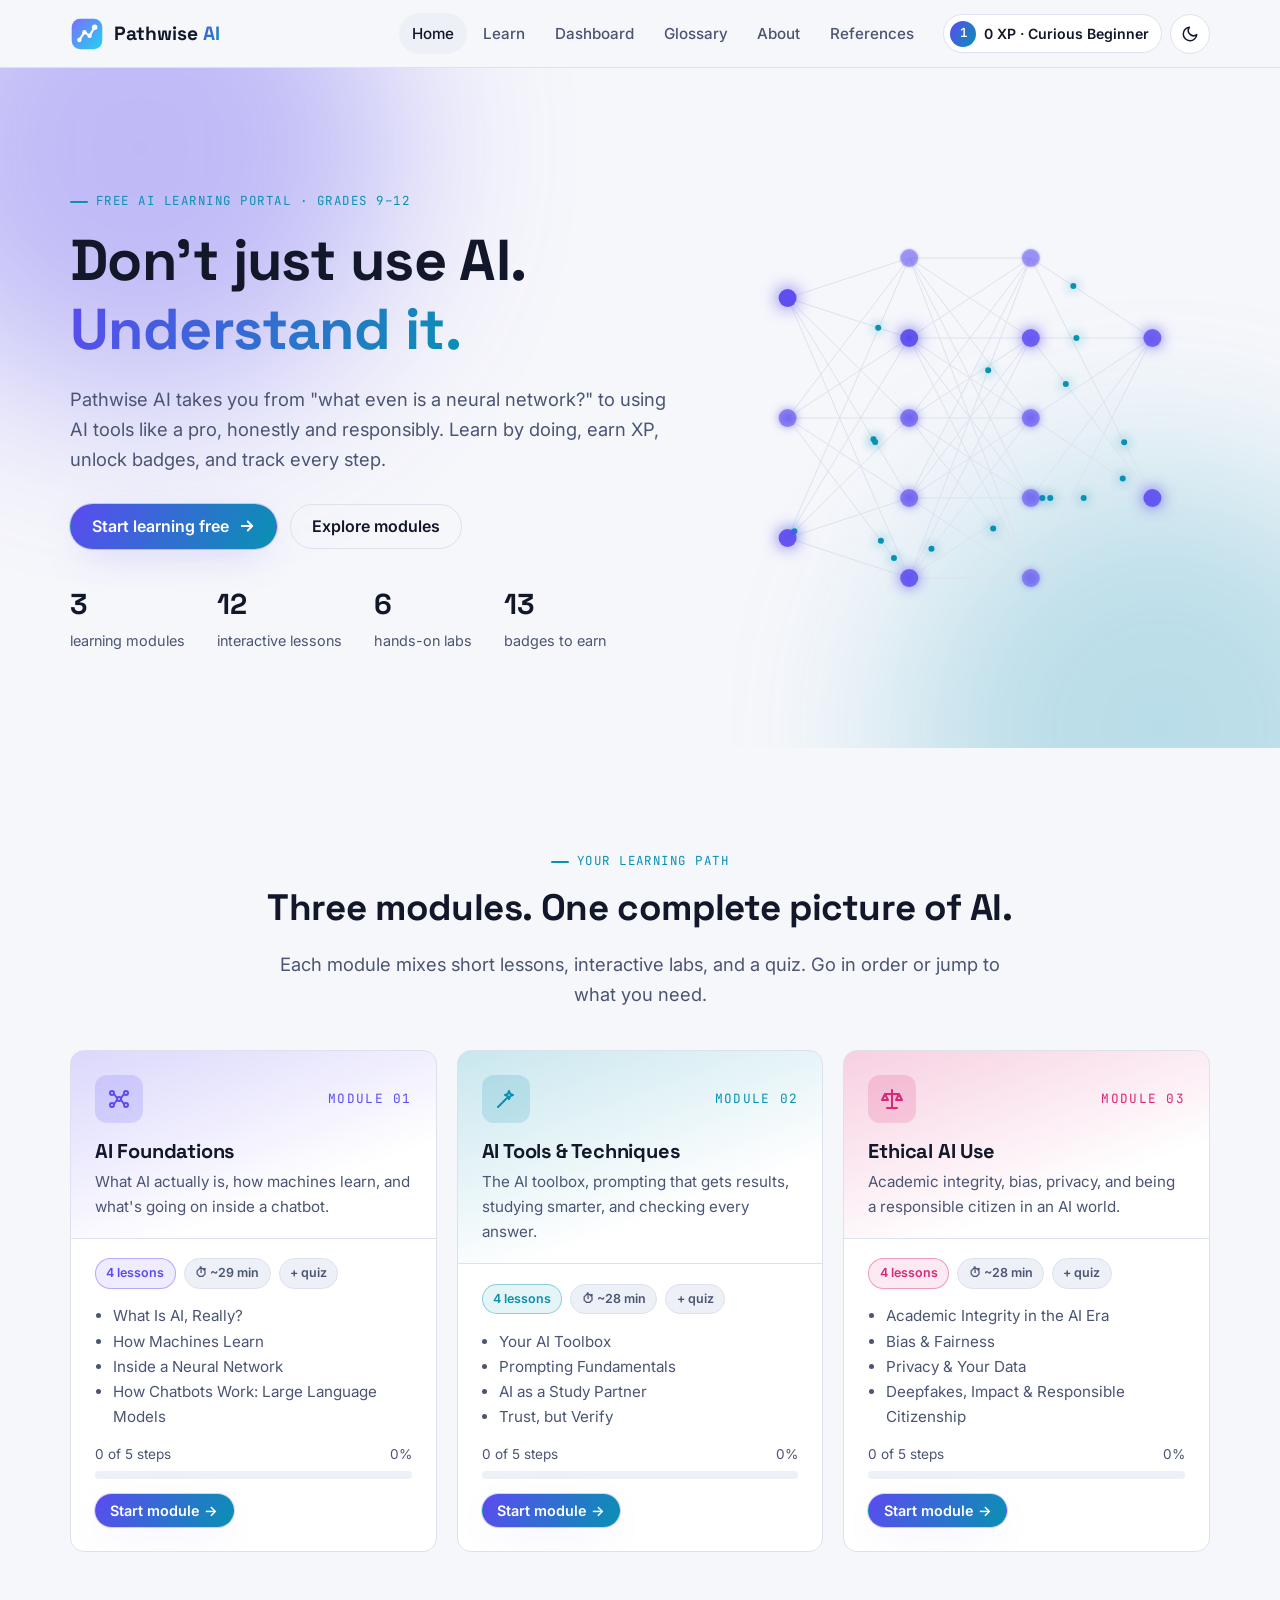
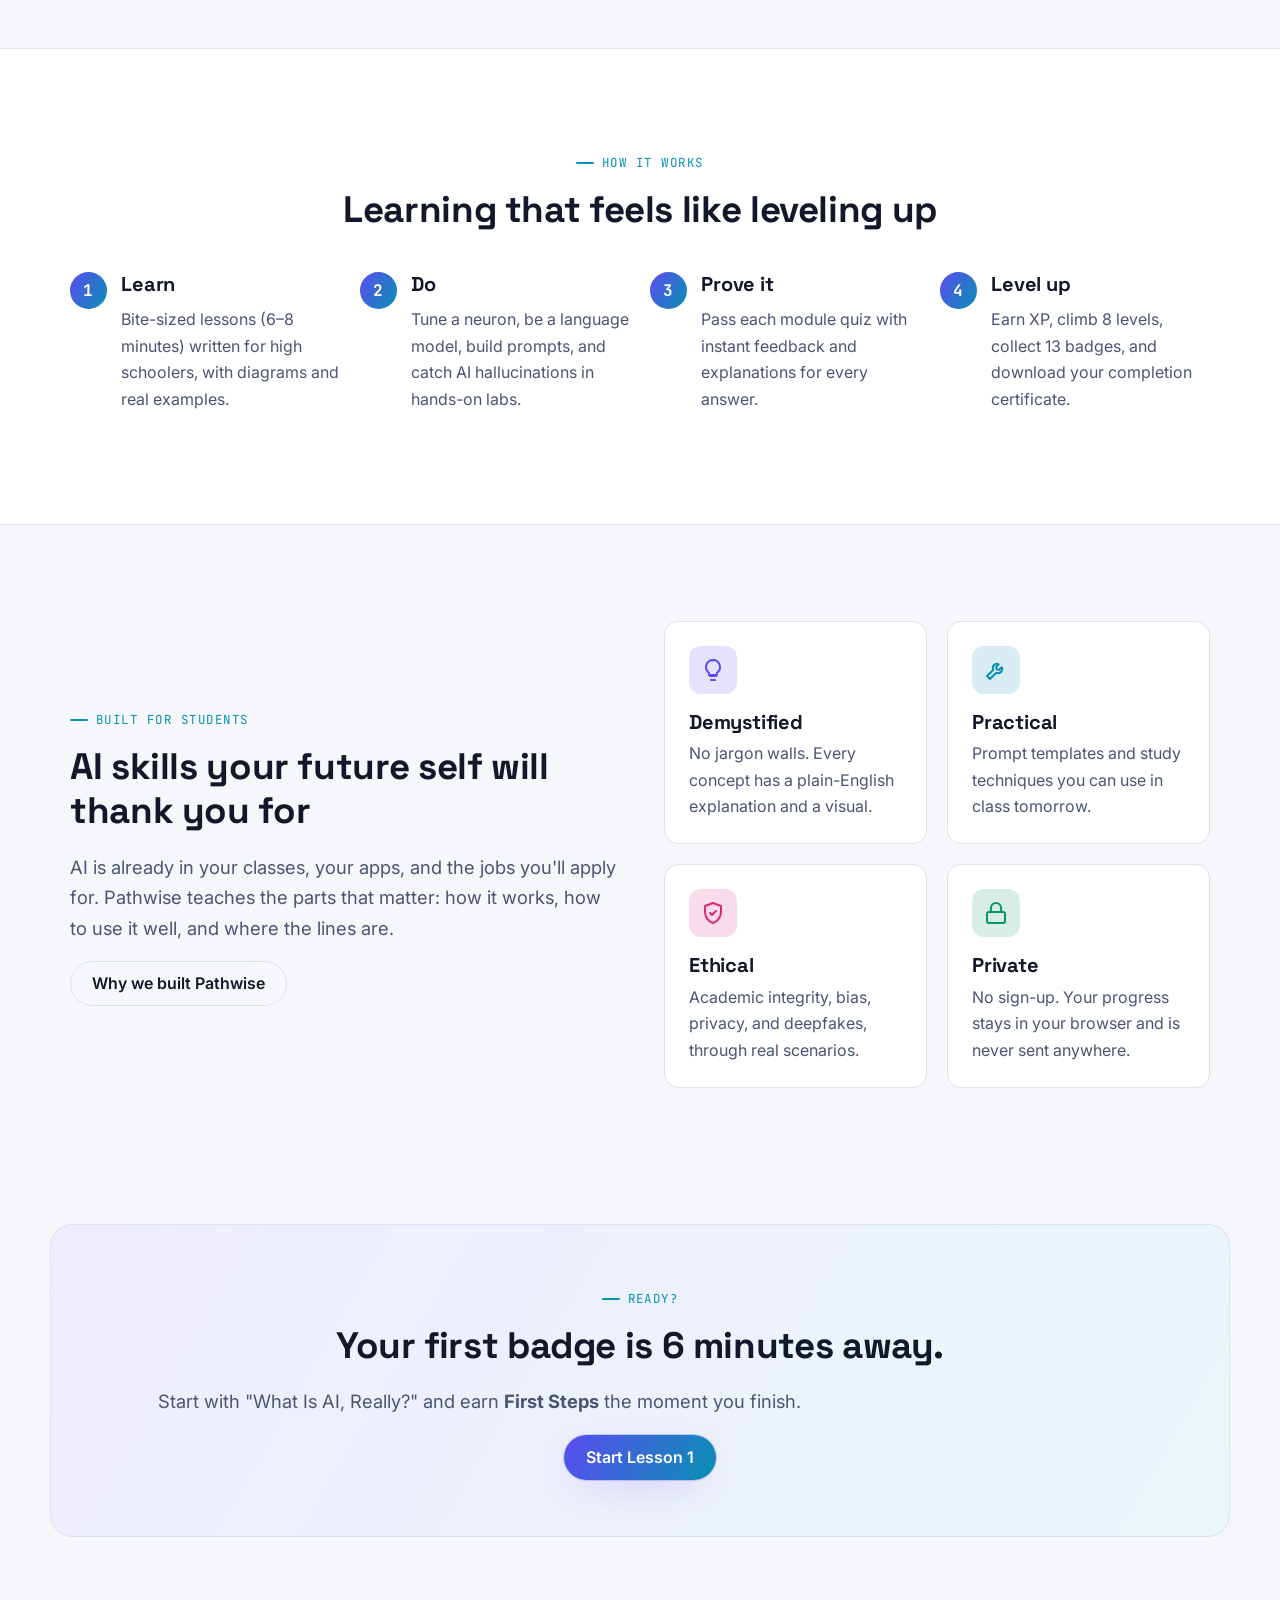
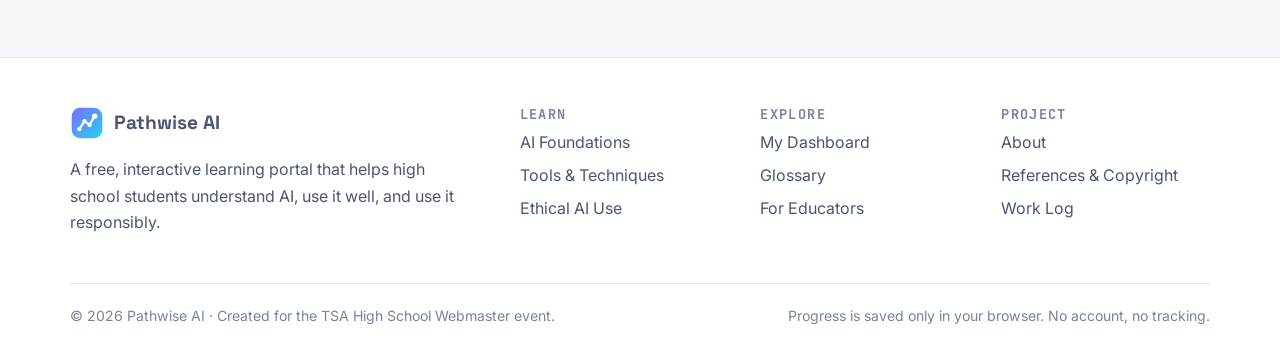
<file: index.html>
<!doctype html>
<html lang="en">
<head>
  <meta charset="utf-8">
  <meta name="viewport" content="width=device-width, initial-scale=1">
  <title>Pathwise AI | Learn AI the Smart, Ethical Way</title>
  <meta name="description" content="Pathwise AI is a free, interactive AI learning portal for high school students. Learn how AI works, master practical AI tools, and use AI ethically, while earning XP and badges.">
  <meta name="theme-color" content="#0b0f1a">
  <link rel="icon" href="assets/favicon.svg" type="image/svg+xml">
  <link rel="preconnect" href="https://fonts.googleapis.com">
  <link rel="preconnect" href="https://fonts.gstatic.com" crossorigin>
  <link href="https://fonts.googleapis.com/css2?family=Inter:wght@400;500;600;700&family=JetBrains+Mono:wght@500;700&family=Space+Grotesk:wght@500;600;700&display=swap" rel="stylesheet">
  <link rel="stylesheet" href="css/styles.css">
  <script>try{var t=localStorage.getItem("pathwise.theme");if(t)document.documentElement.setAttribute("data-theme",t);}catch(e){}</script>
</head>
<body data-page="home">
<main id="main">

  <!-- HERO -->
  <section class="hero">
    <div class="hero-bg" aria-hidden="true"></div>
    <div class="container hero-grid">
      <div>
        <p class="eyebrow">Free AI learning portal · Grades 9–12</p>
        <h1>Don't just use AI.<br><span class="grad-text">Understand it.</span></h1>
        <p class="lead">Pathwise AI takes you from "what even is a neural network?" to using AI tools like a pro, honestly and responsibly. Learn by doing, earn XP, unlock badges, and track every step.</p>
        <div class="hero-actions">
          <a class="btn btn-primary" href="module.html?m=foundations" id="hero-cta">
            <span id="hero-cta-text">Start learning free</span>
            <svg viewBox="0 0 24 24" fill="none" stroke="currentColor" stroke-width="2.4" stroke-linecap="round" stroke-linejoin="round" aria-hidden="true"><path d="M5 12h14M13 6l6 6-6 6"/></svg>
          </a>
          <a class="btn btn-ghost" href="learn.html">Explore modules</a>
        </div>
        <div class="hero-stats">
          <div><strong>3</strong><span>learning modules</span></div>
          <div><strong>12</strong><span>interactive lessons</span></div>
          <div><strong>6</strong><span>hands-on labs</span></div>
          <div><strong>13</strong><span>badges to earn</span></div>
        </div>
      </div>
      <canvas id="neural-canvas" role="img" aria-label="Animated illustration of a neural network with signals moving between layers of nodes"></canvas>
    </div>
  </section>

  <!-- PROGRESS SNAPSHOT (returning learners) -->
  <section class="container" id="snapshot" hidden>
    <div class="card" style="display:flex;flex-wrap:wrap;gap:1.5rem;align-items:center;justify-content:space-between">
      <div>
        <p class="eyebrow" style="margin-bottom:.3rem">Welcome back</p>
        <h2 style="font-size:1.5rem;margin:0" id="snap-title">Level 1 · Curious Beginner</h2>
      </div>
      <div style="flex:1;min-width:220px;max-width:420px">
        <div class="progress-label"><span>Overall progress</span><span id="snap-pct">0%</span></div>
        <div class="progress grad"><span id="snap-bar"></span></div>
      </div>
      <a class="btn btn-primary" href="dashboard.html">Open dashboard</a>
    </div>
  </section>

  <!-- MODULES -->
  <section class="section" aria-labelledby="mods-h">
    <div class="container">
      <div class="center reveal" style="margin-bottom:2.5rem">
        <p class="eyebrow">Your learning path</p>
        <h2 id="mods-h">Three modules. One complete picture of AI.</h2>
        <p class="lead">Each module mixes short lessons, interactive labs, and a quiz. Go in order or jump to what you need.</p>
      </div>
      <div class="grid grid-3" id="module-cards"></div>
    </div>
  </section>

  <!-- HOW IT WORKS -->
  <section class="section" style="background:var(--bg-elev);border-block:1px solid var(--surface-line)" aria-labelledby="how-h">
    <div class="container">
      <div class="center reveal" style="margin-bottom:2.5rem">
        <p class="eyebrow">How it works</p>
        <h2 id="how-h">Learning that feels like leveling up</h2>
      </div>
      <div class="grid grid-4 steps">
        <div class="step reveal"><h3>Learn</h3><p class="muted">Bite-sized lessons (6–8 minutes) written for high schoolers, with diagrams and real examples.</p></div>
        <div class="step reveal"><h3>Do</h3><p class="muted">Tune a neuron, be a language model, build prompts, and catch AI hallucinations in hands-on labs.</p></div>
        <div class="step reveal"><h3>Prove it</h3><p class="muted">Pass each module quiz with instant feedback and explanations for every answer.</p></div>
        <div class="step reveal"><h3>Level up</h3><p class="muted">Earn XP, climb 8 levels, collect 13 badges, and download your completion certificate.</p></div>
      </div>
    </div>
  </section>

  <!-- FEATURES -->
  <section class="section" aria-labelledby="feat-h">
    <div class="container">
      <div class="grid grid-2" style="align-items:center;gap:3rem">
        <div class="reveal">
          <p class="eyebrow">Built for students</p>
          <h2 id="feat-h">AI skills your future self will thank you for</h2>
          <p class="lead">AI is already in your classes, your apps, and the jobs you'll apply for. Pathwise teaches the parts that matter: how it works, how to use it well, and where the lines are.</p>
          <a class="btn btn-ghost" href="about.html">Why we built Pathwise</a>
        </div>
        <div class="grid grid-2">
          <div class="card card-hover reveal" style="--accent:var(--mod-foundations)">
            <div class="feature-icon"><svg viewBox="0 0 24 24" fill="none" stroke="currentColor" stroke-width="2" stroke-linecap="round" stroke-linejoin="round" aria-hidden="true"><path d="M9 18h6M10 22h4M12 2a7 7 0 0 0-4 12.7V17h8v-2.3A7 7 0 0 0 12 2z"/></svg></div>
            <h3>Demystified</h3><p class="muted">No jargon walls. Every concept has a plain-English explanation and a visual.</p></div>
          <div class="card card-hover reveal" style="--accent:var(--mod-tools)">
            <div class="feature-icon"><svg viewBox="0 0 24 24" fill="none" stroke="currentColor" stroke-width="2" stroke-linecap="round" stroke-linejoin="round" aria-hidden="true"><path d="M14.7 6.3a4 4 0 0 0-5.4 5.4L3 18l3 3 6.3-6.3a4 4 0 0 0 5.4-5.4l-2.6 2.6-2.4-.6-.6-2.4z"/></svg></div>
            <h3>Practical</h3><p class="muted">Prompt templates and study techniques you can use in class tomorrow.</p></div>
          <div class="card card-hover reveal" style="--accent:var(--mod-ethics)">
            <div class="feature-icon"><svg viewBox="0 0 24 24" fill="none" stroke="currentColor" stroke-width="2" stroke-linecap="round" stroke-linejoin="round" aria-hidden="true"><path d="M12 2l8 3v6c0 5-3.5 9.5-8 11-4.5-1.5-8-6-8-11V5z"/><path d="M9 12l2 2 4-4"/></svg></div>
            <h3>Ethical</h3><p class="muted">Academic integrity, bias, privacy, and deepfakes, through real scenarios.</p></div>
          <div class="card card-hover reveal" style="--accent:var(--ok)">
            <div class="feature-icon"><svg viewBox="0 0 24 24" fill="none" stroke="currentColor" stroke-width="2" stroke-linecap="round" stroke-linejoin="round" aria-hidden="true"><rect x="3" y="11" width="18" height="11" rx="2"/><path d="M7 11V7a5 5 0 0 1 10 0v4"/></svg></div>
            <h3>Private</h3><p class="muted">No sign-up. Your progress stays in your browser and is never sent anywhere.</p></div>
        </div>
      </div>
    </div>
  </section>

  <!-- CTA -->
  <section class="container section-tight" style="padding-bottom:80px">
    <div class="cta-band reveal">
      <p class="eyebrow" style="justify-content:center">Ready?</p>
      <h2>Your first badge is 6 minutes away.</h2>
      <p class="lead">Start with "What Is AI, Really?" and earn <strong>First Steps</strong> the moment you finish.</p>
      <a class="btn btn-primary" href="module.html?m=foundations#lesson-1">Start Lesson 1</a>
    </div>
  </section>
</main>

<script src="js/progress.js"></script>
<script src="js/modules-data.js"></script>
<script src="js/app.js"></script>
<script src="js/cards.js"></script>
<script>
  (function () {
    var o = Progress.overall(), L = Progress.levelInfo();
    if (L.xp > 0) {
      document.getElementById("snapshot").hidden = false;
      document.getElementById("snap-title").textContent = "Level " + L.level + " · " + L.name;
      document.getElementById("snap-pct").textContent = o.pct + "%";
      requestAnimationFrame(function () { document.getElementById("snap-bar").style.width = o.pct + "%"; });
      document.getElementById("hero-cta-text").textContent = "Continue learning";
      var next = ["foundations", "tools", "ethics"].find(function (m) { return !Progress.moduleProgress(m).complete; });
      document.getElementById("hero-cta").href = next ? "module.html?m=" + next : "dashboard.html";
    }
    ModuleCards.render(document.getElementById("module-cards"));
  })();
</script>
</body>
</html>
</file>
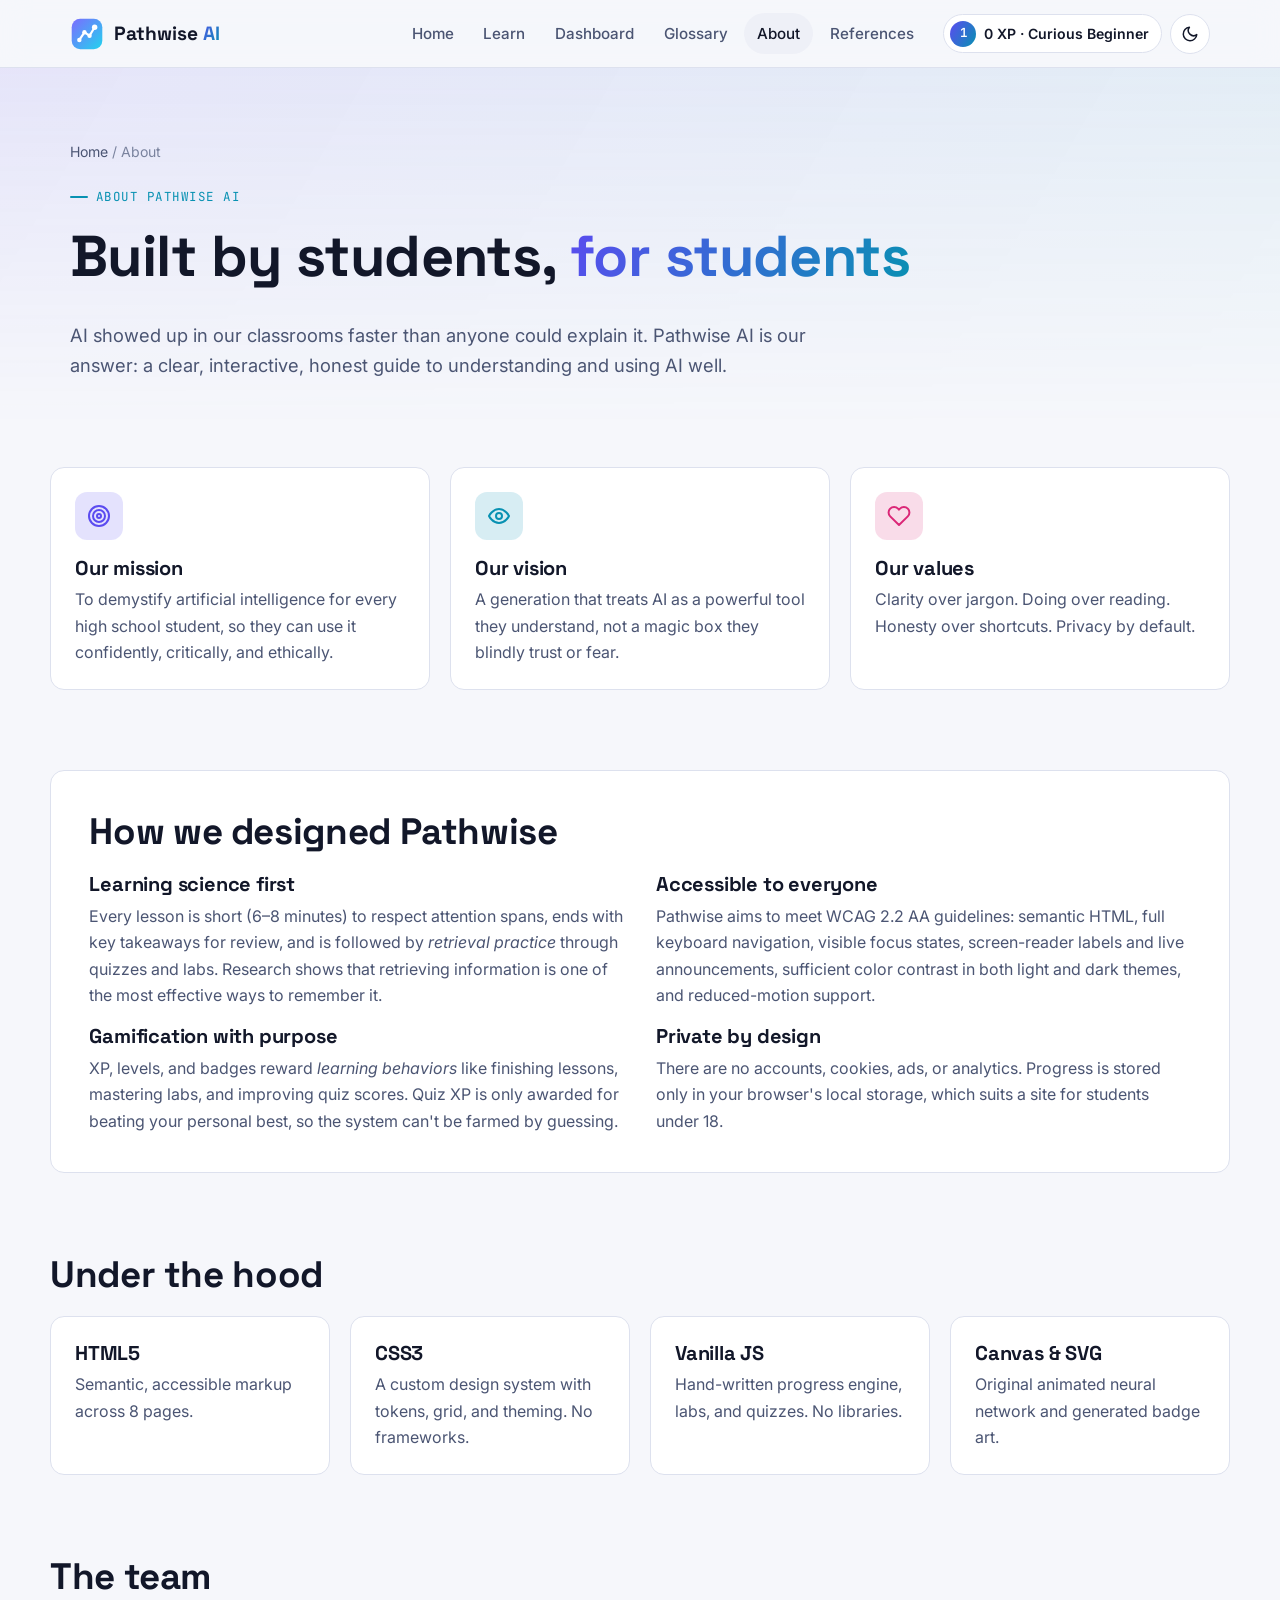
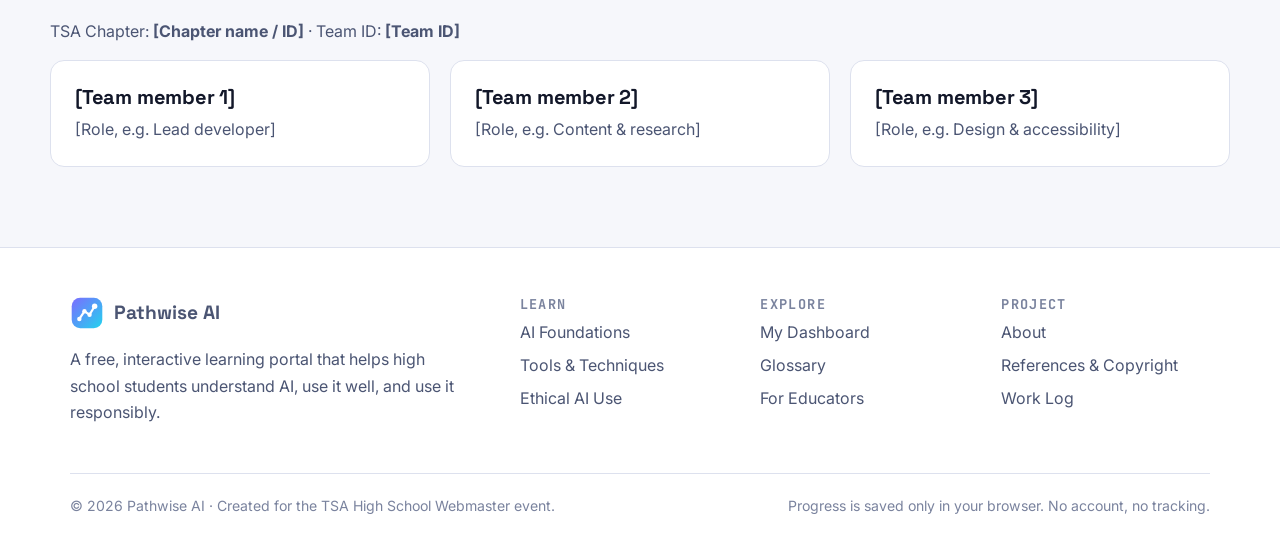
<file: about.html>
<!doctype html>
<html lang="en">
<head>
  <meta charset="utf-8">
  <meta name="viewport" content="width=device-width, initial-scale=1">
  <title>About | Pathwise AI</title>
  <meta name="description" content="Why Pathwise AI exists, how it was designed, and the team behind it.">
  <meta name="theme-color" content="#0b0f1a">
  <link rel="icon" href="assets/favicon.svg" type="image/svg+xml">
  <link rel="preconnect" href="https://fonts.googleapis.com">
  <link rel="preconnect" href="https://fonts.gstatic.com" crossorigin>
  <link href="https://fonts.googleapis.com/css2?family=Inter:wght@400;500;600;700&family=JetBrains+Mono:wght@500;700&family=Space+Grotesk:wght@500;600;700&display=swap" rel="stylesheet">
  <link rel="stylesheet" href="css/styles.css">
  <script>try{var t=localStorage.getItem("pathwise.theme");if(t)document.documentElement.setAttribute("data-theme",t);}catch(e){}</script>
</head>
<body data-page="about">
<main id="main">
  <header class="page-head">
    <div class="container">
      <nav class="breadcrumbs" aria-label="Breadcrumb"><a href="index.html">Home</a> / <span aria-current="page">About</span></nav>
      <p class="eyebrow">About Pathwise AI</p>
      <h1>Built by students, <span class="grad-text">for students</span></h1>
      <p class="lead">AI showed up in our classrooms faster than anyone could explain it. Pathwise AI is our answer: a clear, interactive, honest guide to understanding and using AI well.</p>
    </div>
  </header>

  <section class="container section-tight">
    <div class="grid grid-3">
      <div class="card"><div class="feature-icon"><svg viewBox="0 0 24 24" fill="none" stroke="currentColor" stroke-width="2" stroke-linecap="round" stroke-linejoin="round" aria-hidden="true"><circle cx="12" cy="12" r="10"/><circle cx="12" cy="12" r="6"/><circle cx="12" cy="12" r="2"/></svg></div>
        <h3>Our mission</h3><p class="muted">To demystify artificial intelligence for every high school student, so they can use it confidently, critically, and ethically.</p></div>
      <div class="card" style="--accent:var(--mod-tools)"><div class="feature-icon"><svg viewBox="0 0 24 24" fill="none" stroke="currentColor" stroke-width="2" stroke-linecap="round" stroke-linejoin="round" aria-hidden="true"><path d="M2 12s3.5-7 10-7 10 7 10 7-3.5 7-10 7S2 12 2 12z"/><circle cx="12" cy="12" r="3"/></svg></div>
        <h3>Our vision</h3><p class="muted">A generation that treats AI as a powerful tool they understand, not a magic box they blindly trust or fear.</p></div>
      <div class="card" style="--accent:var(--mod-ethics)"><div class="feature-icon"><svg viewBox="0 0 24 24" fill="none" stroke="currentColor" stroke-width="2" stroke-linecap="round" stroke-linejoin="round" aria-hidden="true"><path d="M20.8 4.6a5.5 5.5 0 0 0-7.8 0L12 5.7l-1-1.1a5.5 5.5 0 0 0-7.8 7.8L12 21l8.8-8.6a5.5 5.5 0 0 0 0-7.8z"/></svg></div>
        <h3>Our values</h3><p class="muted">Clarity over jargon. Doing over reading. Honesty over shortcuts. Privacy by default.</p></div>
    </div>
  </section>

  <section class="container section-tight" aria-labelledby="design-h">
    <div class="card" style="padding:clamp(1.4rem,4vw,2.4rem)">
      <h2 id="design-h">How we designed Pathwise</h2>
      <div class="grid grid-2" style="gap:2rem">
        <div>
          <h3>Learning science first</h3>
          <p class="muted">Every lesson is short (6–8 minutes) to respect attention spans, ends with key takeaways for review, and is followed by <em>retrieval practice</em> through quizzes and labs. Research shows that retrieving information is one of the most effective ways to remember it.</p>
          <h3>Gamification with purpose</h3>
          <p class="muted">XP, levels, and badges reward <em>learning behaviors</em> like finishing lessons, mastering labs, and improving quiz scores. Quiz XP is only awarded for beating your personal best, so the system can't be farmed by guessing.</p>
        </div>
        <div>
          <h3>Accessible to everyone</h3>
          <p class="muted">Pathwise aims to meet WCAG 2.2 AA guidelines: semantic HTML, full keyboard navigation, visible focus states, screen-reader labels and live announcements, sufficient color contrast in both light and dark themes, and reduced-motion support.</p>
          <h3>Private by design</h3>
          <p class="muted">There are no accounts, cookies, ads, or analytics. Progress is stored only in your browser's local storage, which suits a site for students under 18.</p>
        </div>
      </div>
    </div>
  </section>

  <section class="container section-tight" aria-labelledby="tech-h">
    <h2 id="tech-h">Under the hood</h2>
    <div class="grid grid-4">
      <div class="card"><h3>HTML5</h3><p class="muted">Semantic, accessible markup across 8 pages.</p></div>
      <div class="card"><h3>CSS3</h3><p class="muted">A custom design system with tokens, grid, and theming. No frameworks.</p></div>
      <div class="card"><h3>Vanilla JS</h3><p class="muted">Hand-written progress engine, labs, and quizzes. No libraries.</p></div>
      <div class="card"><h3>Canvas &amp; SVG</h3><p class="muted">Original animated neural network and generated badge art.</p></div>
    </div>
  </section>

  <section class="container section-tight" aria-labelledby="team-h">
    <h2 id="team-h">The team</h2>
    <p class="muted">TSA Chapter: <strong>[Chapter name / ID]</strong> · Team ID: <strong>[Team ID]</strong></p>
    <div class="grid grid-3">
      <div class="card"><h3>[Team member 1]</h3><p class="muted">[Role, e.g. Lead developer]</p></div>
      <div class="card"><h3>[Team member 2]</h3><p class="muted">[Role, e.g. Content &amp; research]</p></div>
      <div class="card"><h3>[Team member 3]</h3><p class="muted">[Role, e.g. Design &amp; accessibility]</p></div>
    </div>
  </section>
</main>
<script src="js/progress.js"></script>
<script src="js/app.js"></script>
</body>
</html>
</file>
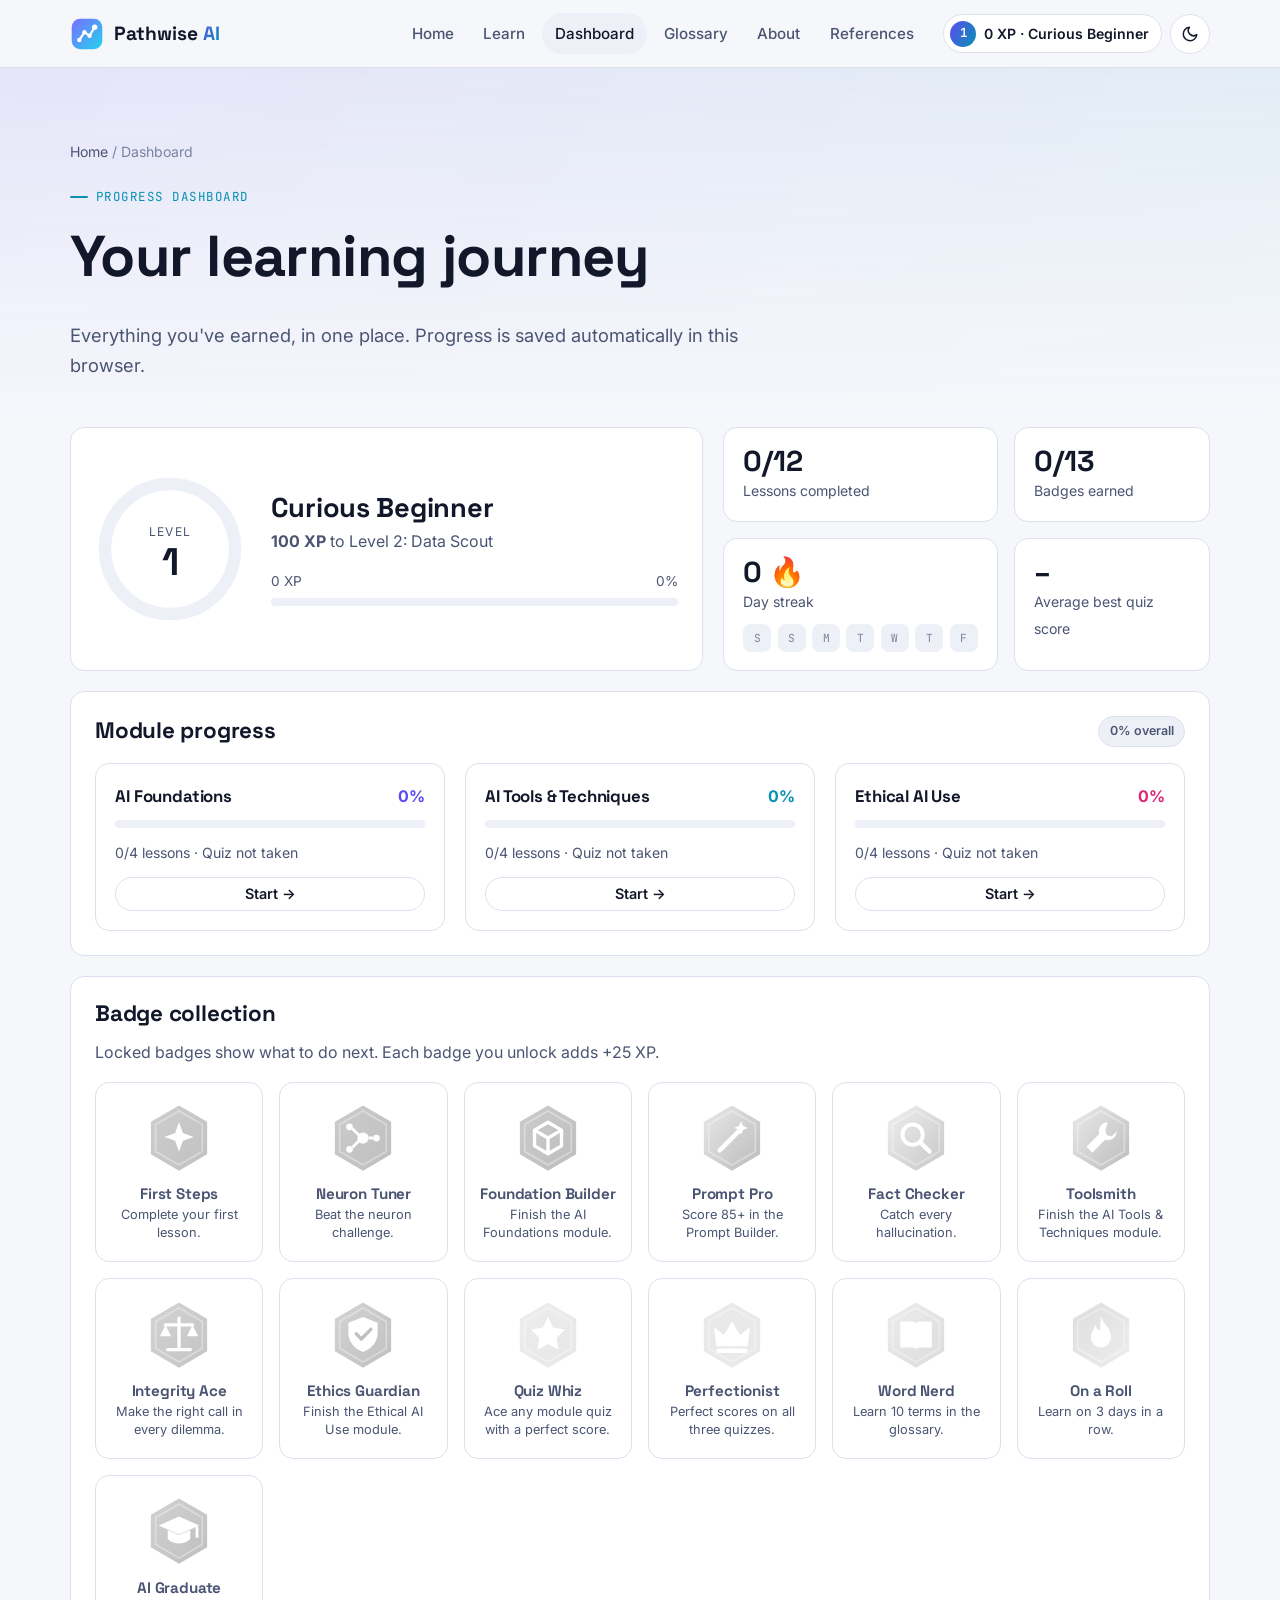
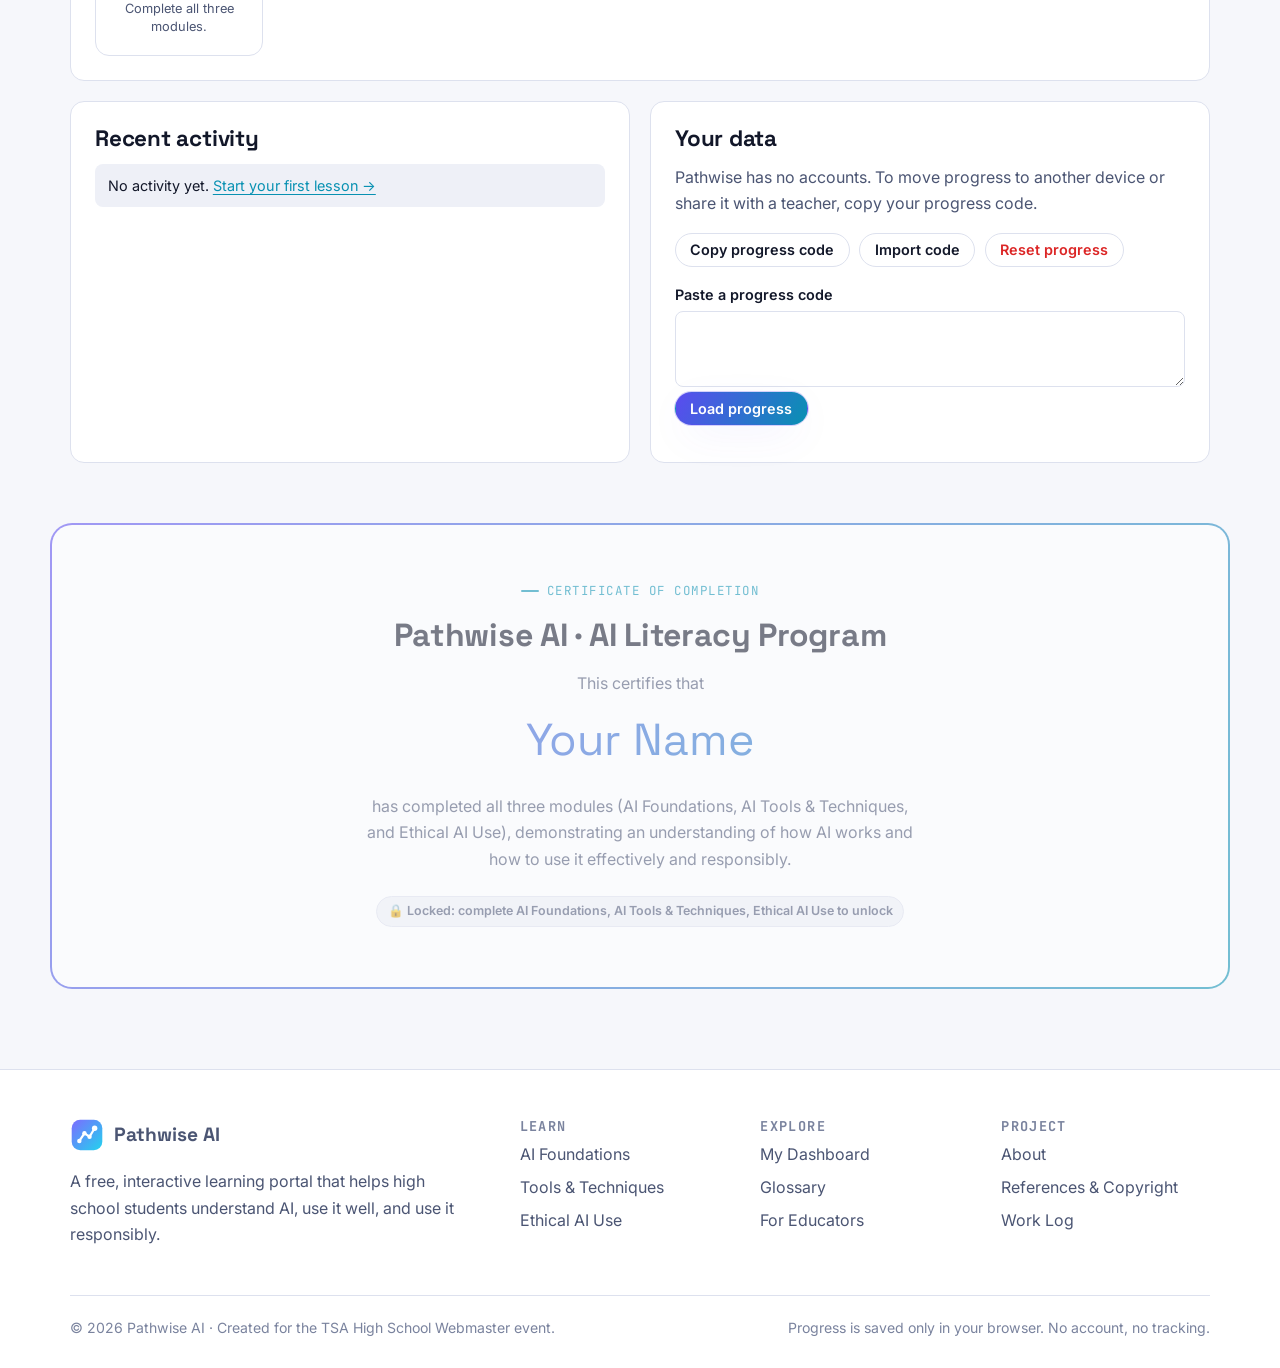
<file: dashboard.html>
<!doctype html>
<html lang="en">
<head>
  <meta charset="utf-8">
  <meta name="viewport" content="width=device-width, initial-scale=1">
  <title>My Dashboard | Pathwise AI</title>
  <meta name="description" content="Track your Pathwise AI progress: XP, level, badges, module completion, streaks, and your completion certificate.">
  <meta name="theme-color" content="#0b0f1a">
  <link rel="icon" href="assets/favicon.svg" type="image/svg+xml">
  <link rel="preconnect" href="https://fonts.googleapis.com">
  <link rel="preconnect" href="https://fonts.gstatic.com" crossorigin>
  <link href="https://fonts.googleapis.com/css2?family=Inter:wght@400;500;600;700&family=JetBrains+Mono:wght@500;700&family=Space+Grotesk:wght@500;600;700&display=swap" rel="stylesheet">
  <link rel="stylesheet" href="css/styles.css">
  <script>try{var t=localStorage.getItem("pathwise.theme");if(t)document.documentElement.setAttribute("data-theme",t);}catch(e){}</script>
</head>
<body data-page="dashboard">
<main id="main">
  <header class="page-head no-print">
    <div class="container">
      <nav class="breadcrumbs" aria-label="Breadcrumb"><a href="index.html">Home</a> / <span aria-current="page">Dashboard</span></nav>
      <p class="eyebrow">Progress dashboard</p>
      <h1 id="dash-greet">Your learning journey</h1>
      <p class="lead">Everything you've earned, in one place. Progress is saved automatically in this browser.</p>
    </div>
  </header>

  <div class="container no-print" style="display:grid;gap:1.25rem;padding-bottom:20px">
    <!-- Level + stats -->
    <section class="dash-top" aria-label="Level and stats">
      <div class="card level-card">
        <div class="ring">
          <svg viewBox="0 0 120 120" aria-hidden="true">
            <defs><linearGradient id="ringGrad" x1="0" y1="0" x2="1" y2="1"><stop offset="0" stop-color="#7c6cff"/><stop offset="1" stop-color="#22d3ee"/></linearGradient></defs>
            <circle class="ring-track" cx="60" cy="60" r="52" fill="none" stroke-width="10"/>
            <circle class="ring-fill" id="ring-fill" cx="60" cy="60" r="52" fill="none" stroke-width="10" stroke-dasharray="326.7" stroke-dashoffset="326.7"/>
          </svg>
          <div class="ring-center"><div><span>Level</span><strong id="d-level">1</strong></div></div>
        </div>
        <div style="flex:1;min-width:220px">
          <h2 style="font-size:1.7rem;margin-bottom:.2rem" id="d-lname">Curious Beginner</h2>
          <p class="muted" id="d-next" style="margin-bottom:1rem"></p>
          <div class="progress-label"><span id="d-xp">0 XP</span><span id="d-pct">0%</span></div>
          <div class="progress grad" role="progressbar" aria-label="Progress to next level" aria-valuemin="0" aria-valuemax="100" id="d-lvlbar-wrap"><span id="d-lvlbar"></span></div>
        </div>
      </div>
      <div class="stat-grid">
        <div class="stat"><strong id="s-lessons">0/12</strong><span>Lessons completed</span></div>
        <div class="stat"><strong id="s-badges">0/13</strong><span>Badges earned</span></div>
        <div class="stat"><strong id="s-streak">0 🔥</strong><span>Day streak</span><div class="streak-days" id="streak-days" aria-hidden="true"></div></div>
        <div class="stat"><strong id="s-quiz">–</strong><span>Average best quiz score</span></div>
      </div>
    </section>

    <!-- Modules -->
    <section class="card" aria-labelledby="mp-h">
      <div style="display:flex;justify-content:space-between;align-items:center;flex-wrap:wrap;gap:1rem;margin-bottom:1rem">
        <h2 id="mp-h" style="font-size:1.4rem;margin:0">Module progress</h2>
        <span class="pill" id="overall-pill">0% overall</span>
      </div>
      <div class="grid grid-3" id="mod-progress"></div>
    </section>

    <!-- Badges -->
    <section class="card" aria-labelledby="b-h">
      <h2 id="b-h" style="font-size:1.4rem">Badge collection</h2>
      <p class="muted">Locked badges show what to do next. Each badge you unlock adds +25 XP.</p>
      <div class="badge-grid" id="badges"></div>
    </section>

    <div class="grid grid-2">
      <!-- Activity -->
      <section class="card" aria-labelledby="a-h">
        <h2 id="a-h" style="font-size:1.4rem">Recent activity</h2>
        <ul class="activity-log" id="log"></ul>
      </section>
      <!-- Data -->
      <section class="card" aria-labelledby="data-h">
        <h2 id="data-h" style="font-size:1.4rem">Your data</h2>
        <p class="muted">Pathwise has no accounts. To move progress to another device or share it with a teacher, copy your progress code.</p>
        <div style="display:flex;gap:.6rem;flex-wrap:wrap">
          <button type="button" class="btn btn-ghost btn-sm" id="export">Copy progress code</button>
          <button type="button" class="btn btn-ghost btn-sm" id="import">Import code</button>
          <button type="button" class="btn btn-ghost btn-sm" id="reset" style="color:var(--bad)">Reset progress</button>
        </div>
        <div class="field" id="import-box" hidden style="margin-top:1rem">
          <label for="import-code">Paste a progress code</label>
          <textarea id="import-code"></textarea>
          <button type="button" class="btn btn-primary btn-sm" id="import-go" style="justify-self:start">Load progress</button>
        </div>
        <p class="feedback" id="data-fb" aria-live="polite"></p>
      </section>
    </div>
  </div>

  <!-- Certificate -->
  <section class="container section-tight" aria-labelledby="cert-h">
    <div class="certificate" id="cert">
      <p class="eyebrow" style="justify-content:center">Certificate of Completion</p>
      <h2 id="cert-h">Pathwise AI · AI Literacy Program</h2>
      <p class="muted" style="margin:0">This certifies that</p>
      <div class="cert-name grad-text" id="cert-name">Your Name</div>
      <p class="muted" style="max-width:56ch;margin:0 auto 1rem">has completed all three modules (AI Foundations, AI Tools &amp; Techniques, and Ethical AI Use), demonstrating an understanding of how AI works and how to use it effectively and responsibly.</p>
      <p style="font-family:var(--font-mono);font-size:.9rem" id="cert-meta"></p>
      <div class="no-print" id="cert-controls" style="margin-top:1.5rem"></div>
    </div>
  </section>
</main>

<script src="js/progress.js"></script>
<script src="js/modules-data.js"></script>
<script src="js/app.js"></script>
<script src="js/dashboard.js"></script>
</body>
</html>
</file>
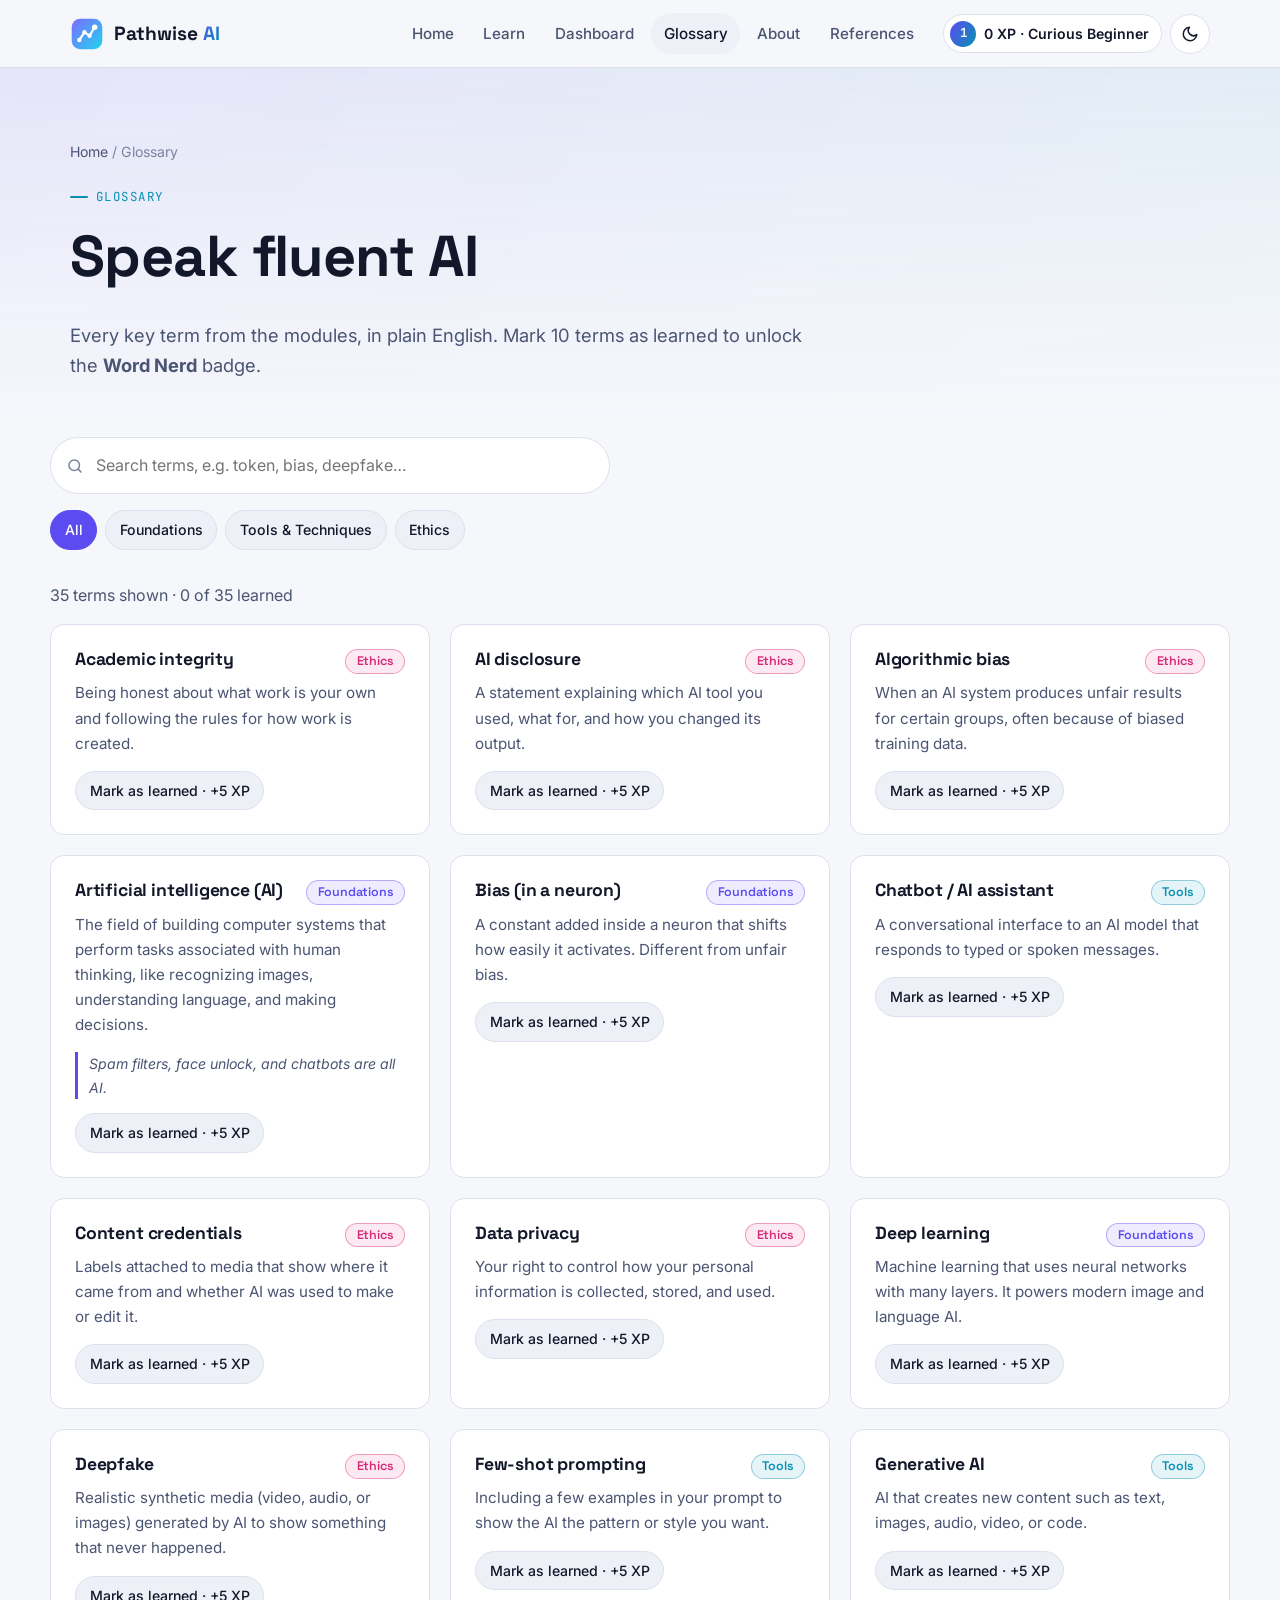
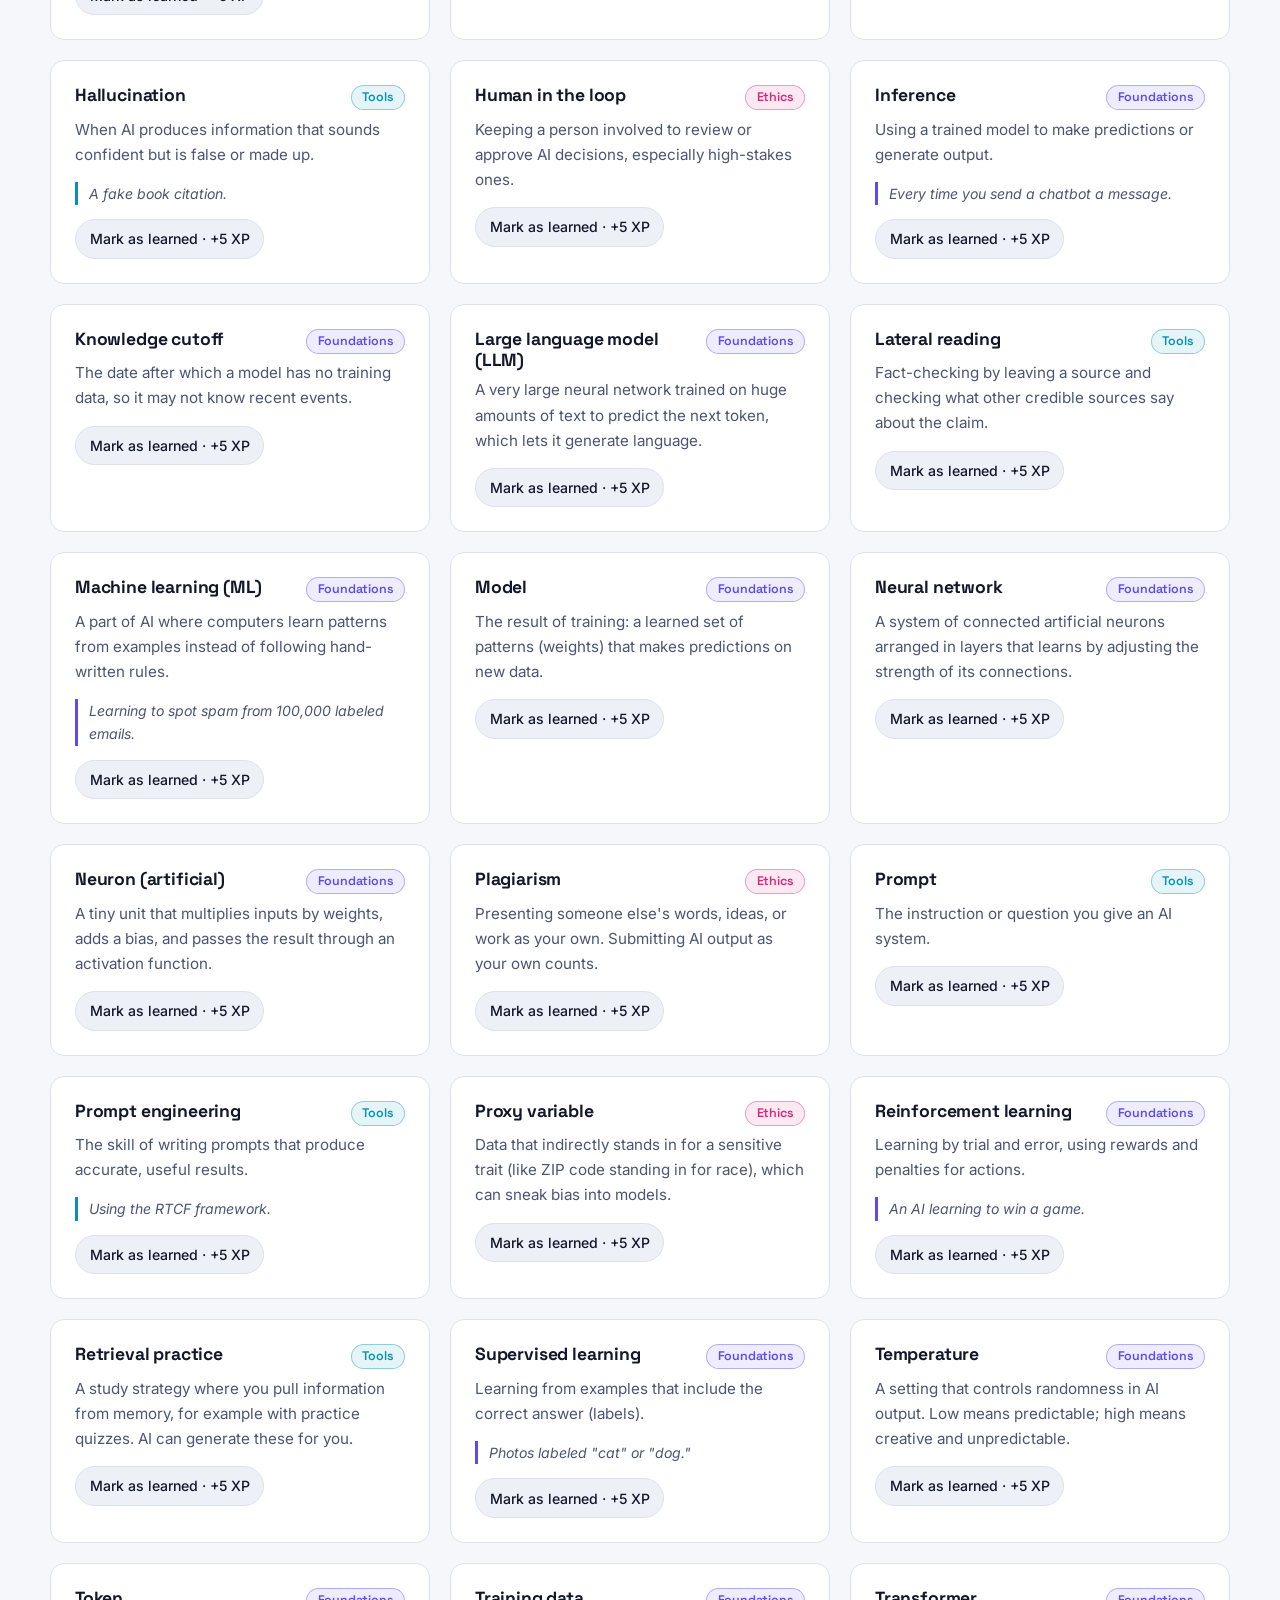
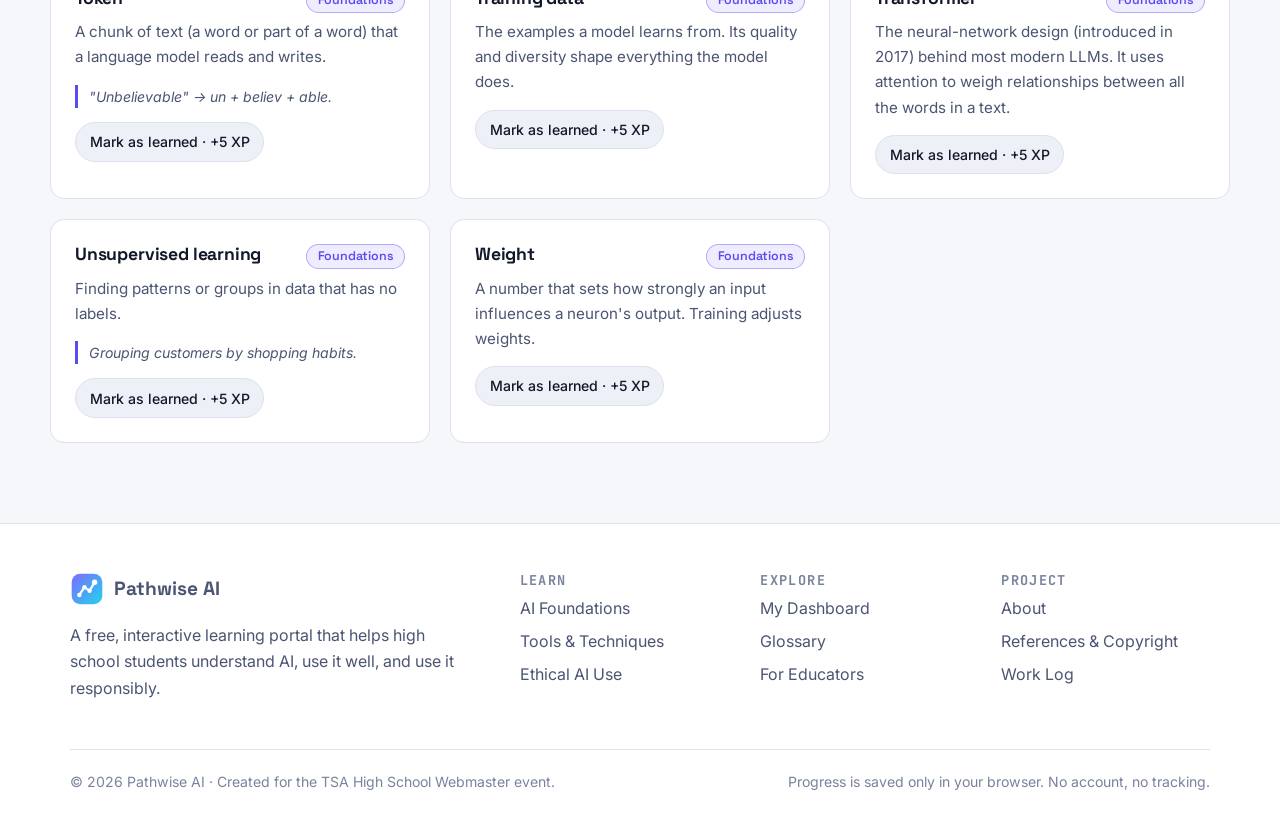
<file: glossary.html>
<!doctype html>
<html lang="en">
<head>
  <meta charset="utf-8">
  <meta name="viewport" content="width=device-width, initial-scale=1">
  <title>AI Glossary | Pathwise AI</title>
  <meta name="description" content="A searchable glossary of AI terms for high school students, from neural networks and tokens to hallucinations and deepfakes.">
  <meta name="theme-color" content="#0b0f1a">
  <link rel="icon" href="assets/favicon.svg" type="image/svg+xml">
  <link rel="preconnect" href="https://fonts.googleapis.com">
  <link rel="preconnect" href="https://fonts.gstatic.com" crossorigin>
  <link href="https://fonts.googleapis.com/css2?family=Inter:wght@400;500;600;700&family=JetBrains+Mono:wght@500;700&family=Space+Grotesk:wght@500;600;700&display=swap" rel="stylesheet">
  <link rel="stylesheet" href="css/styles.css">
  <script>try{var t=localStorage.getItem("pathwise.theme");if(t)document.documentElement.setAttribute("data-theme",t);}catch(e){}</script>
</head>
<body data-page="glossary">
<main id="main">
  <header class="page-head">
    <div class="container">
      <nav class="breadcrumbs" aria-label="Breadcrumb"><a href="index.html">Home</a> / <span aria-current="page">Glossary</span></nav>
      <p class="eyebrow">Glossary</p>
      <h1>Speak fluent AI</h1>
      <p class="lead">Every key term from the modules, in plain English. Mark 10 terms as learned to unlock the <strong>Word Nerd</strong> badge.</p>
    </div>
  </header>
  <section class="container section-tight" style="padding-top:10px">
    <div class="search-box">
      <svg viewBox="0 0 24 24" fill="none" stroke="currentColor" stroke-width="2" stroke-linecap="round" aria-hidden="true"><circle cx="11" cy="11" r="7"/><path d="M20 20l-3.5-3.5"/></svg>
      <label for="g-search" class="visually-hidden">Search terms</label>
      <input id="g-search" type="search" placeholder="Search terms, e.g. token, bias, deepfake…" autocomplete="off">
    </div>
    <div class="filter-row" role="group" aria-label="Filter by module">
      <button type="button" class="choice" data-cat="all" aria-pressed="true">All</button>
      <button type="button" class="choice" data-cat="foundations" aria-pressed="false">Foundations</button>
      <button type="button" class="choice" data-cat="tools" aria-pressed="false">Tools &amp; Techniques</button>
      <button type="button" class="choice" data-cat="ethics" aria-pressed="false">Ethics</button>
    </div>
    <p class="muted" id="g-count" aria-live="polite"></p>
    <div class="grid grid-3" id="terms"></div>
  </section>
</main>
<script src="js/progress.js"></script>
<script src="js/app.js"></script>
<script src="js/glossary.js"></script>
</body>
</html>
</file>
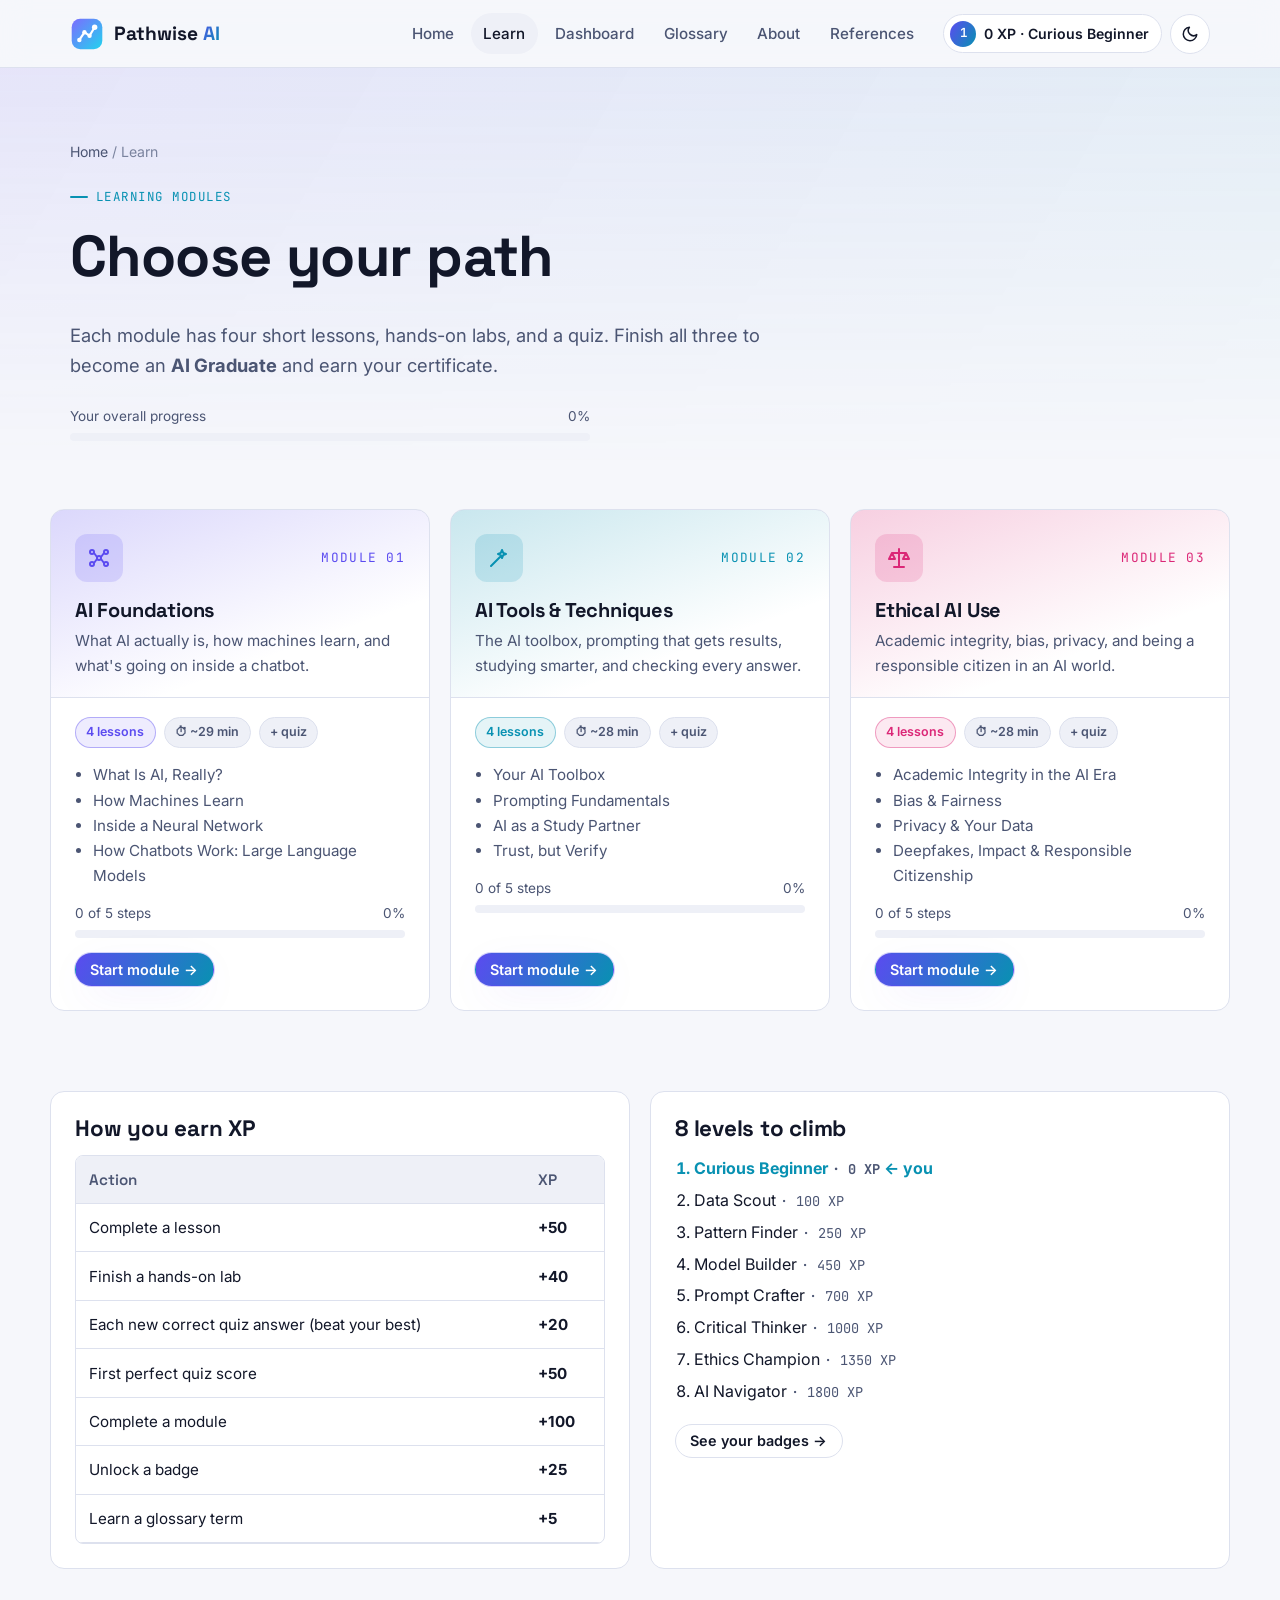
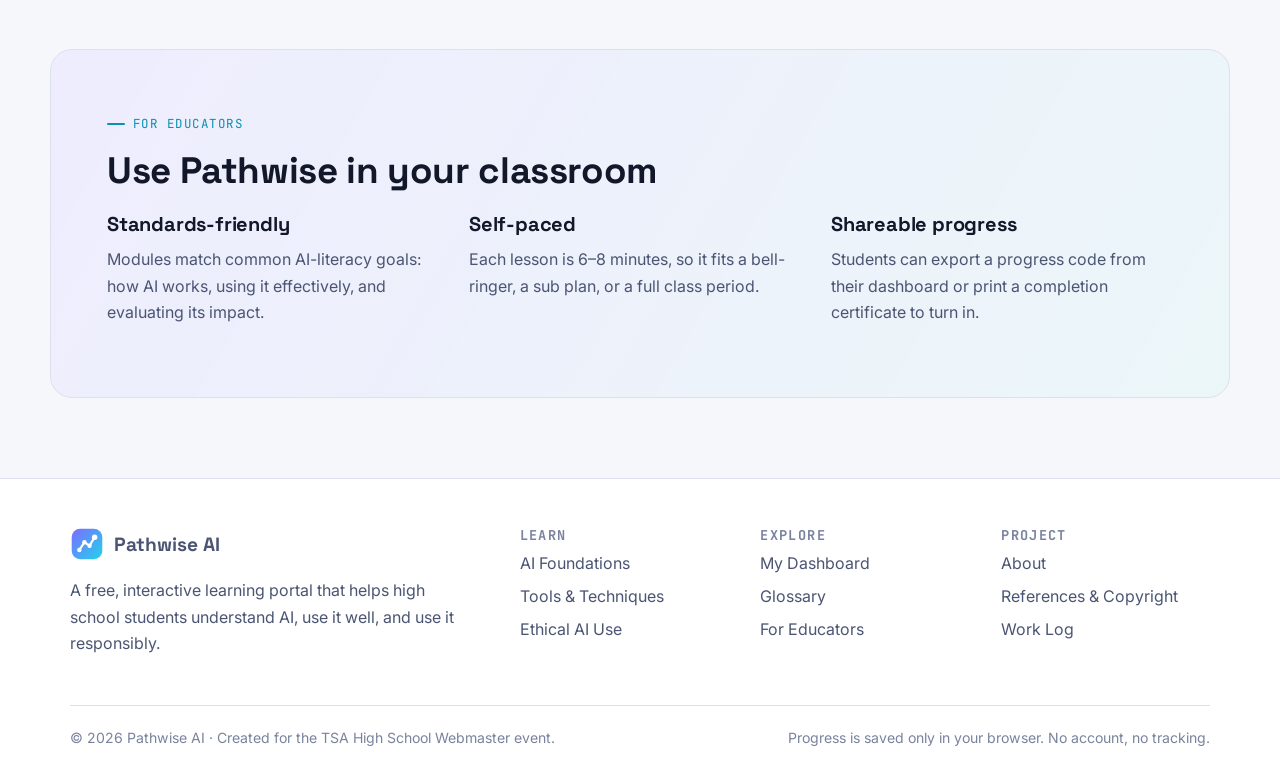
<file: learn.html>
<!doctype html>
<html lang="en">
<head>
  <meta charset="utf-8">
  <meta name="viewport" content="width=device-width, initial-scale=1">
  <title>Learn | Pathwise AI</title>
  <meta name="description" content="Browse Pathwise AI's three learning modules: AI Foundations, AI Tools & Techniques, and Ethical AI Use.">
  <meta name="theme-color" content="#0b0f1a">
  <link rel="icon" href="assets/favicon.svg" type="image/svg+xml">
  <link rel="preconnect" href="https://fonts.googleapis.com">
  <link rel="preconnect" href="https://fonts.gstatic.com" crossorigin>
  <link href="https://fonts.googleapis.com/css2?family=Inter:wght@400;500;600;700&family=JetBrains+Mono:wght@500;700&family=Space+Grotesk:wght@500;600;700&display=swap" rel="stylesheet">
  <link rel="stylesheet" href="css/styles.css">
  <script>try{var t=localStorage.getItem("pathwise.theme");if(t)document.documentElement.setAttribute("data-theme",t);}catch(e){}</script>
</head>
<body data-page="learn">
<main id="main">
  <header class="page-head">
    <div class="container">
      <nav class="breadcrumbs" aria-label="Breadcrumb"><a href="index.html">Home</a> / <span aria-current="page">Learn</span></nav>
      <p class="eyebrow">Learning modules</p>
      <h1>Choose your path</h1>
      <p class="lead">Each module has four short lessons, hands-on labs, and a quiz. Finish all three to become an <strong>AI Graduate</strong> and earn your certificate.</p>
      <div style="max-width:520px;margin-top:1.5rem">
        <div class="progress-label"><span>Your overall progress</span><span id="ov-pct">0%</span></div>
        <div class="progress grad"><span id="ov-bar"></span></div>
      </div>
    </div>
  </header>

  <section class="container section-tight">
    <div class="grid grid-3" id="module-cards"></div>
  </section>

  <section class="container section-tight" aria-labelledby="xp-h">
    <div class="grid grid-2" style="gap:1.25rem">
      <div class="card">
        <h2 id="xp-h" style="font-size:1.4rem">How you earn XP</h2>
        <div class="table-wrap"><table class="compare-table">
          <thead><tr><th scope="col">Action</th><th scope="col">XP</th></tr></thead>
          <tbody>
            <tr><td>Complete a lesson</td><td><strong>+50</strong></td></tr>
            <tr><td>Finish a hands-on lab</td><td><strong>+40</strong></td></tr>
            <tr><td>Each new correct quiz answer (beat your best)</td><td><strong>+20</strong></td></tr>
            <tr><td>First perfect quiz score</td><td><strong>+50</strong></td></tr>
            <tr><td>Complete a module</td><td><strong>+100</strong></td></tr>
            <tr><td>Unlock a badge</td><td><strong>+25</strong></td></tr>
            <tr><td>Learn a glossary term</td><td><strong>+5</strong></td></tr>
          </tbody></table></div>
      </div>
      <div class="card">
        <h2 style="font-size:1.4rem">8 levels to climb</h2>
        <ol id="level-list" style="padding-left:1.2rem;margin:0;display:grid;gap:.35rem"></ol>
        <a class="btn btn-ghost btn-sm" href="dashboard.html" style="margin-top:1.2rem">See your badges →</a>
      </div>
    </div>
  </section>

  <section class="container section-tight" id="educators" aria-labelledby="edu-h">
    <div class="cta-band" style="text-align:left">
      <p class="eyebrow">For educators</p>
      <h2 id="edu-h">Use Pathwise in your classroom</h2>
      <div class="grid grid-3" style="margin-top:1.2rem">
        <div><h3>Standards-friendly</h3><p class="muted">Modules match common AI-literacy goals: how AI works, using it effectively, and evaluating its impact.</p></div>
        <div><h3>Self-paced</h3><p class="muted">Each lesson is 6–8 minutes, so it fits a bell-ringer, a sub plan, or a full class period.</p></div>
        <div><h3>Shareable progress</h3><p class="muted">Students can export a progress code from their dashboard or print a completion certificate to turn in.</p></div>
      </div>
    </div>
  </section>
</main>

<script src="js/progress.js"></script>
<script src="js/modules-data.js"></script>
<script src="js/app.js"></script>
<script src="js/cards.js"></script>
<script>
  (function () {
    ModuleCards.render(document.getElementById("module-cards"));
    var o = Progress.overall();
    document.getElementById("ov-pct").textContent = o.pct + "%";
    requestAnimationFrame(function () { document.getElementById("ov-bar").style.width = o.pct + "%"; });
    var cur = Progress.levelInfo().level;
    document.getElementById("level-list").innerHTML = Progress.LEVELS.map(function (l, i) {
      return '<li' + (i + 1 === cur ? ' style="color:var(--brand-2);font-weight:700"' : '') + '>' + l.name +
        ' <span class="muted" style="font-family:var(--font-mono);font-size:.85rem">· ' + l.min + ' XP</span>' + (i + 1 === cur ? ' ← you' : '') + '</li>';
    }).join("");
  })();
</script>
</body>
</html>
</file>
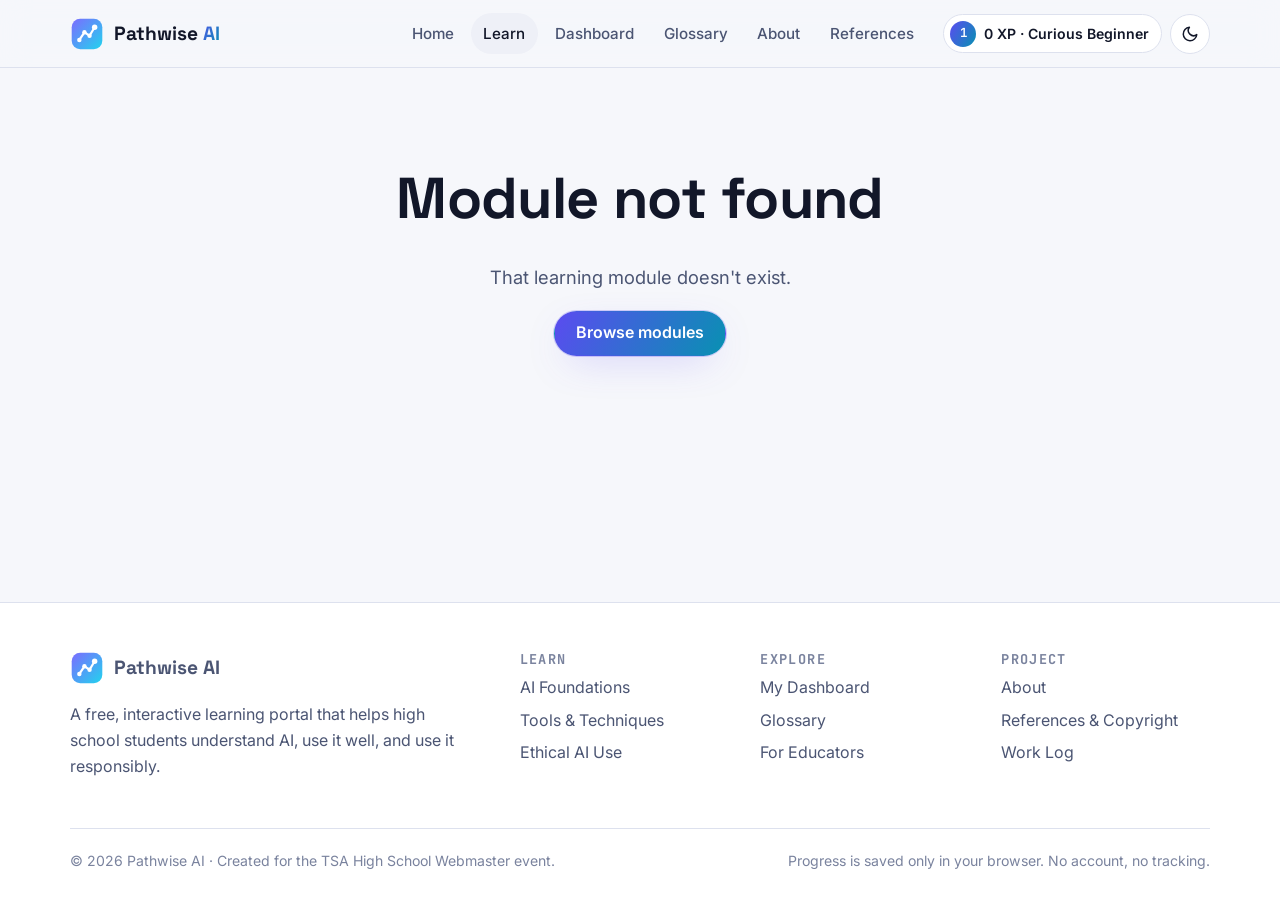
<file: module.html>
<!doctype html>
<html lang="en">
<head>
  <meta charset="utf-8">
  <meta name="viewport" content="width=device-width, initial-scale=1">
  <title>Module | Pathwise AI</title>
  <meta name="description" content="An interactive Pathwise AI learning module with lessons, hands-on labs, and a quiz.">
  <meta name="theme-color" content="#0b0f1a">
  <link rel="icon" href="assets/favicon.svg" type="image/svg+xml">
  <link rel="preconnect" href="https://fonts.googleapis.com">
  <link rel="preconnect" href="https://fonts.gstatic.com" crossorigin>
  <link href="https://fonts.googleapis.com/css2?family=Inter:wght@400;500;600;700&family=JetBrains+Mono:wght@500;700&family=Space+Grotesk:wght@500;600;700&display=swap" rel="stylesheet">
  <link rel="stylesheet" href="css/styles.css">
  <script>try{var t=localStorage.getItem("pathwise.theme");if(t)document.documentElement.setAttribute("data-theme",t);}catch(e){}</script>
</head>
<body data-page="module">
<main id="main">
  <div id="module-root">
    <noscript><div class="container section"><h1>JavaScript required</h1><p class="lead">Pathwise AI's interactive lessons need JavaScript. Please enable it in your browser settings.</p></div></noscript>
  </div>
</main>
<script src="js/progress.js"></script>
<script src="js/modules-data.js"></script>
<script src="js/app.js"></script>
<script src="js/activities.js"></script>
<script src="js/module.js"></script>
</body>
</html>
</file>
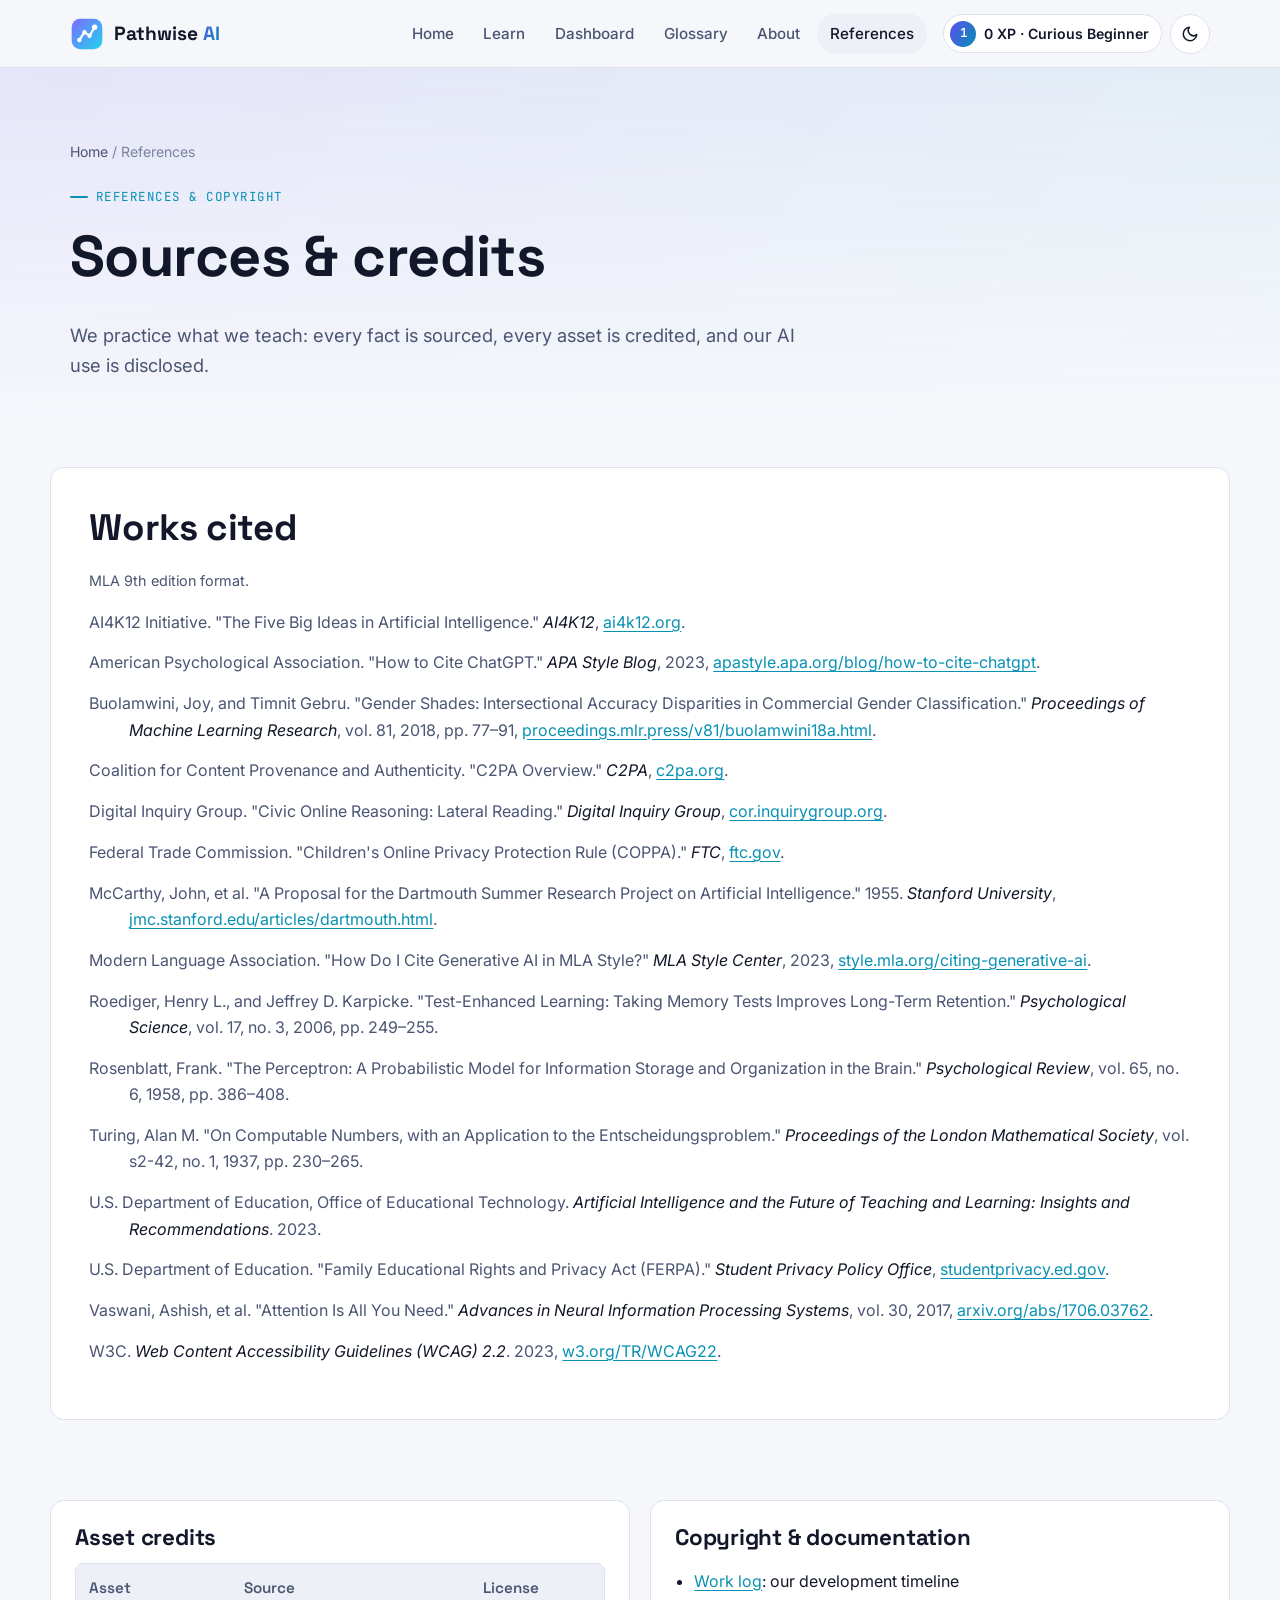
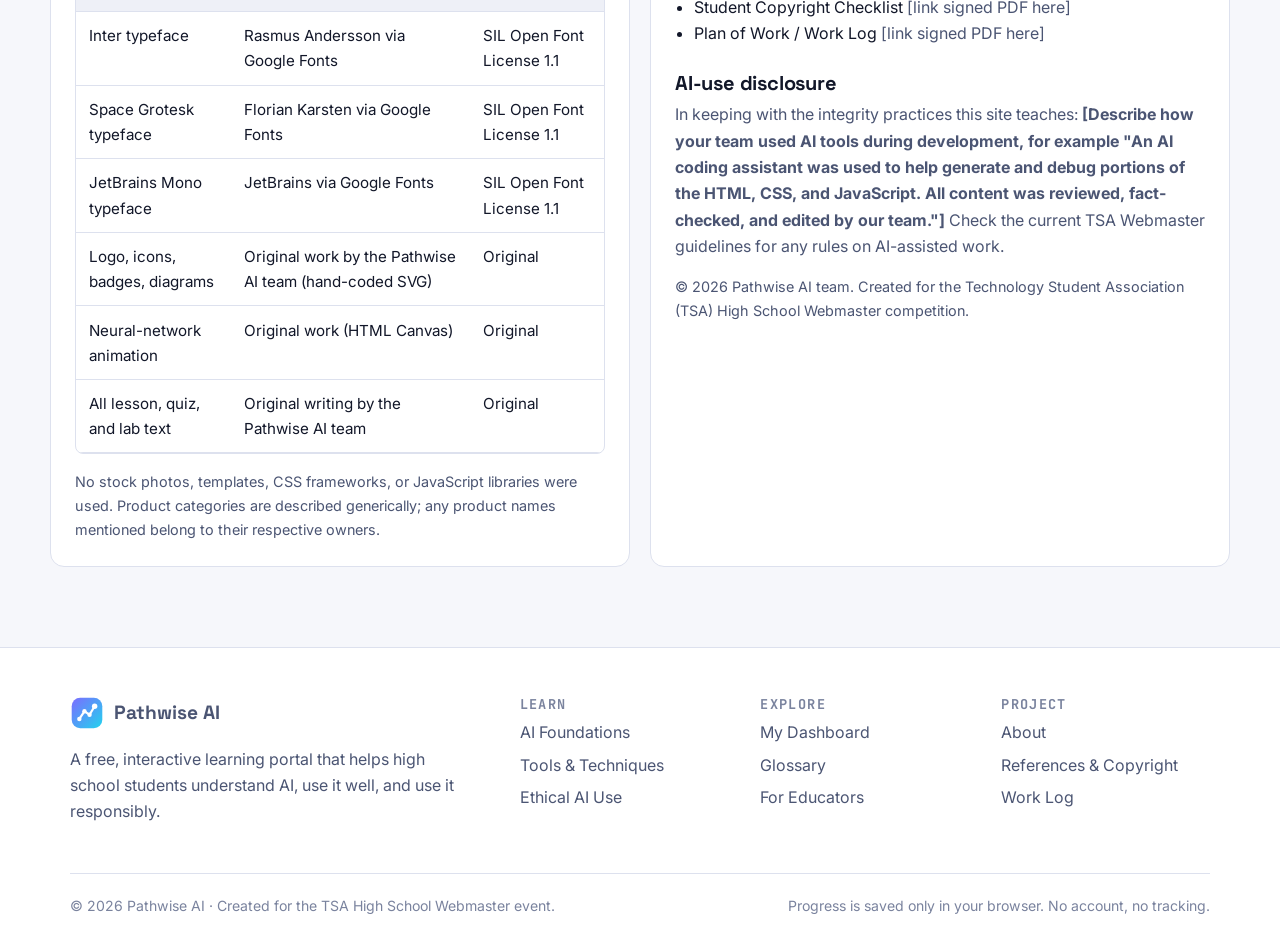
<file: references.html>
<!doctype html>
<html lang="en">
<head>
  <meta charset="utf-8">
  <meta name="viewport" content="width=device-width, initial-scale=1">
  <title>References &amp; Copyright | Pathwise AI</title>
  <meta name="description" content="Sources, copyright information, asset credits, and AI-use disclosure for the Pathwise AI learning portal.">
  <meta name="theme-color" content="#0b0f1a">
  <link rel="icon" href="assets/favicon.svg" type="image/svg+xml">
  <link rel="preconnect" href="https://fonts.googleapis.com">
  <link rel="preconnect" href="https://fonts.gstatic.com" crossorigin>
  <link href="https://fonts.googleapis.com/css2?family=Inter:wght@400;500;600;700&family=JetBrains+Mono:wght@500;700&family=Space+Grotesk:wght@500;600;700&display=swap" rel="stylesheet">
  <link rel="stylesheet" href="css/styles.css">
  <script>try{var t=localStorage.getItem("pathwise.theme");if(t)document.documentElement.setAttribute("data-theme",t);}catch(e){}</script>
  <style>
    .refs { padding-left: 0; list-style: none; display: grid; gap: .9rem; }
    .refs li { padding-left: 2.5em; text-indent: -2.5em; color: var(--text-muted); }
    .refs li em { color: var(--text); }
  </style>
</head>
<body data-page="references">
<main id="main">
  <header class="page-head">
    <div class="container">
      <nav class="breadcrumbs" aria-label="Breadcrumb"><a href="index.html">Home</a> / <span aria-current="page">References</span></nav>
      <p class="eyebrow">References &amp; copyright</p>
      <h1>Sources &amp; credits</h1>
      <p class="lead">We practice what we teach: every fact is sourced, every asset is credited, and our AI use is disclosed.</p>
    </div>
  </header>

  <section class="container section-tight" aria-labelledby="src-h">
    <div class="card" style="padding:clamp(1.4rem,4vw,2.4rem)">
      <h2 id="src-h">Works cited</h2>
      <p class="muted" style="font-size:.9rem">MLA 9th edition format.</p>
      <ol class="refs">
        <li>AI4K12 Initiative. "The Five Big Ideas in Artificial Intelligence." <em>AI4K12</em>, <a href="https://ai4k12.org/">ai4k12.org</a>.</li>
        <li>American Psychological Association. "How to Cite ChatGPT." <em>APA Style Blog</em>, 2023, <a href="https://apastyle.apa.org/blog/how-to-cite-chatgpt">apastyle.apa.org/blog/how-to-cite-chatgpt</a>.</li>
        <li>Buolamwini, Joy, and Timnit Gebru. "Gender Shades: Intersectional Accuracy Disparities in Commercial Gender Classification." <em>Proceedings of Machine Learning Research</em>, vol. 81, 2018, pp. 77–91, <a href="https://proceedings.mlr.press/v81/buolamwini18a.html">proceedings.mlr.press/v81/buolamwini18a.html</a>.</li>
        <li>Coalition for Content Provenance and Authenticity. "C2PA Overview." <em>C2PA</em>, <a href="https://c2pa.org/">c2pa.org</a>.</li>
        <li>Digital Inquiry Group. "Civic Online Reasoning: Lateral Reading." <em>Digital Inquiry Group</em>, <a href="https://cor.inquirygroup.org/">cor.inquirygroup.org</a>.</li>
        <li>Federal Trade Commission. "Children's Online Privacy Protection Rule (COPPA)." <em>FTC</em>, <a href="https://www.ftc.gov/legal-library/browse/rules/childrens-online-privacy-protection-rule-coppa">ftc.gov</a>.</li>
        <li>McCarthy, John, et al. "A Proposal for the Dartmouth Summer Research Project on Artificial Intelligence." 1955. <em>Stanford University</em>, <a href="http://jmc.stanford.edu/articles/dartmouth.html">jmc.stanford.edu/articles/dartmouth.html</a>.</li>
        <li>Modern Language Association. "How Do I Cite Generative AI in MLA Style?" <em>MLA Style Center</em>, 2023, <a href="https://style.mla.org/citing-generative-ai/">style.mla.org/citing-generative-ai</a>.</li>
        <li>Roediger, Henry L., and Jeffrey D. Karpicke. "Test-Enhanced Learning: Taking Memory Tests Improves Long-Term Retention." <em>Psychological Science</em>, vol. 17, no. 3, 2006, pp. 249–255.</li>
        <li>Rosenblatt, Frank. "The Perceptron: A Probabilistic Model for Information Storage and Organization in the Brain." <em>Psychological Review</em>, vol. 65, no. 6, 1958, pp. 386–408.</li>
        <li>Turing, Alan M. "On Computable Numbers, with an Application to the Entscheidungsproblem." <em>Proceedings of the London Mathematical Society</em>, vol. s2-42, no. 1, 1937, pp. 230–265.</li>
        <li>U.S. Department of Education, Office of Educational Technology. <em>Artificial Intelligence and the Future of Teaching and Learning: Insights and Recommendations</em>. 2023.</li>
        <li>U.S. Department of Education. "Family Educational Rights and Privacy Act (FERPA)." <em>Student Privacy Policy Office</em>, <a href="https://studentprivacy.ed.gov/">studentprivacy.ed.gov</a>.</li>
        <li>Vaswani, Ashish, et al. "Attention Is All You Need." <em>Advances in Neural Information Processing Systems</em>, vol. 30, 2017, <a href="https://arxiv.org/abs/1706.03762">arxiv.org/abs/1706.03762</a>.</li>
        <li>W3C. <em>Web Content Accessibility Guidelines (WCAG) 2.2</em>. 2023, <a href="https://www.w3.org/TR/WCAG22/">w3.org/TR/WCAG22</a>.</li>
      </ol>
    </div>
  </section>

  <section class="container section-tight" aria-labelledby="assets-h">
    <div class="grid grid-2">
      <div class="card">
        <h2 id="assets-h" style="font-size:1.4rem">Asset credits</h2>
        <div class="table-wrap"><table class="compare-table">
          <thead><tr><th scope="col">Asset</th><th scope="col">Source</th><th scope="col">License</th></tr></thead>
          <tbody>
            <tr><td>Inter typeface</td><td>Rasmus Andersson via Google Fonts</td><td>SIL Open Font License 1.1</td></tr>
            <tr><td>Space Grotesk typeface</td><td>Florian Karsten via Google Fonts</td><td>SIL Open Font License 1.1</td></tr>
            <tr><td>JetBrains Mono typeface</td><td>JetBrains via Google Fonts</td><td>SIL Open Font License 1.1</td></tr>
            <tr><td>Logo, icons, badges, diagrams</td><td>Original work by the Pathwise AI team (hand-coded SVG)</td><td>Original</td></tr>
            <tr><td>Neural-network animation</td><td>Original work (HTML Canvas)</td><td>Original</td></tr>
            <tr><td>All lesson, quiz, and lab text</td><td>Original writing by the Pathwise AI team</td><td>Original</td></tr>
          </tbody></table></div>
        <p class="muted" style="font-size:.9rem;margin-top:1rem">No stock photos, templates, CSS frameworks, or JavaScript libraries were used. Product categories are described generically; any product names mentioned belong to their respective owners.</p>
      </div>
      <div class="card">
        <h2 style="font-size:1.4rem">Copyright &amp; documentation</h2>
        <ul style="padding-left:1.2rem">
          <li><a href="work-log.html">Work log</a>: our development timeline</li>
          <li>Student Copyright Checklist <span class="muted">[link signed PDF here]</span></li>
          <li>Plan of Work / Work Log <span class="muted">[link signed PDF here]</span></li>
        </ul>
        <h3 style="margin-top:1.5rem">AI-use disclosure</h3>
        <p class="muted">In keeping with the integrity practices this site teaches: <strong>[Describe how your team used AI tools during development, for example "An AI coding assistant was used to help generate and debug portions of the HTML, CSS, and JavaScript. All content was reviewed, fact-checked, and edited by our team."]</strong> Check the current TSA Webmaster guidelines for any rules on AI-assisted work.</p>
        <p class="muted" style="font-size:.9rem">&copy; <span id="yr"></span> Pathwise AI team. Created for the Technology Student Association (TSA) High School Webmaster competition.</p>
      </div>
    </div>
  </section>
</main>
<script src="js/progress.js"></script>
<script src="js/app.js"></script>
<script>document.getElementById("yr").textContent = new Date().getFullYear();</script>
</body>
</html>
</file>
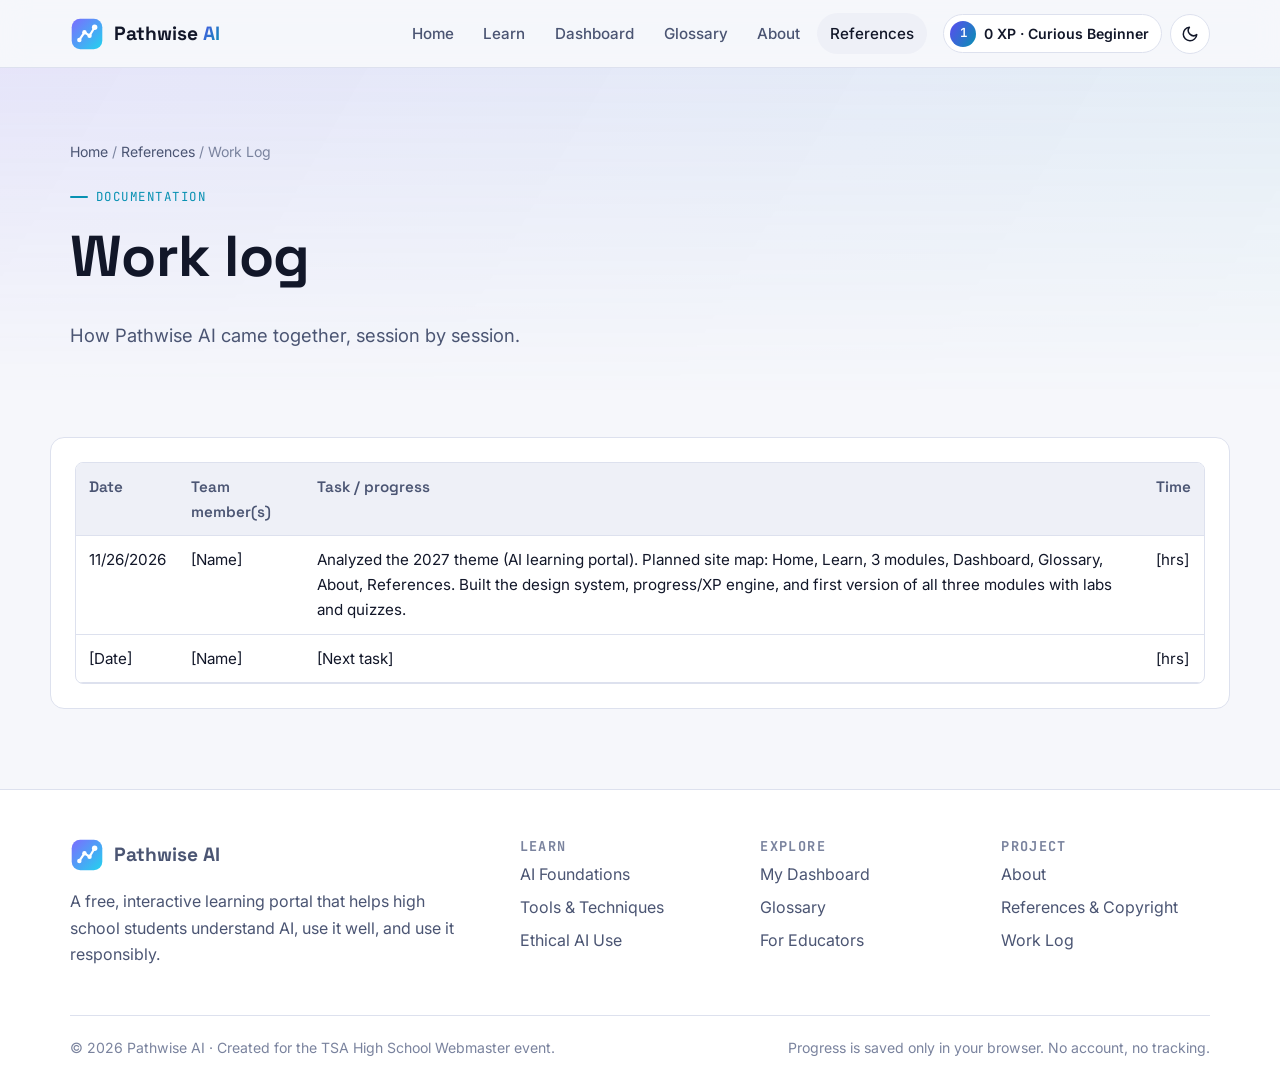
<file: work-log.html>
<!doctype html>
<html lang="en">
<head>
  <meta charset="utf-8">
  <meta name="viewport" content="width=device-width, initial-scale=1">
  <title>Work Log | Pathwise AI</title>
  <meta name="description" content="The development work log for the Pathwise AI learning portal.">
  <meta name="theme-color" content="#0b0f1a">
  <link rel="icon" href="assets/favicon.svg" type="image/svg+xml">
  <link rel="preconnect" href="https://fonts.googleapis.com">
  <link rel="preconnect" href="https://fonts.gstatic.com" crossorigin>
  <link href="https://fonts.googleapis.com/css2?family=Inter:wght@400;500;600;700&family=JetBrains+Mono:wght@500;700&family=Space+Grotesk:wght@500;600;700&display=swap" rel="stylesheet">
  <link rel="stylesheet" href="css/styles.css">
  <script>try{var t=localStorage.getItem("pathwise.theme");if(t)document.documentElement.setAttribute("data-theme",t);}catch(e){}</script>
</head>
<body data-page="references">
<main id="main">
  <header class="page-head">
    <div class="container">
      <nav class="breadcrumbs" aria-label="Breadcrumb"><a href="index.html">Home</a> / <a href="references.html">References</a> / <span aria-current="page">Work Log</span></nav>
      <p class="eyebrow">Documentation</p>
      <h1>Work log</h1>
      <p class="lead">How Pathwise AI came together, session by session.</p>
    </div>
  </header>
  <section class="container section-tight">
    <div class="card">
      <div class="table-wrap"><table class="compare-table">
        <thead><tr><th scope="col">Date</th><th scope="col">Team member(s)</th><th scope="col">Task / progress</th><th scope="col">Time</th></tr></thead>
        <tbody>
          <tr><td>11/26/2026</td><td>[Name]</td><td>Analyzed the 2027 theme (AI learning portal). Planned site map: Home, Learn, 3 modules, Dashboard, Glossary, About, References. Built the design system, progress/XP engine, and first version of all three modules with labs and quizzes.</td><td>[hrs]</td></tr>
          <tr><td>[Date]</td><td>[Name]</td><td>[Next task]</td><td>[hrs]</td></tr>
        </tbody></table></div>
    </div>
  </section>
</main>
<script src="js/progress.js"></script>
<script src="js/app.js"></script>
</body>
</html>
</file>
<file: css/styles.css>
/* ==========================================================================
   Pathwise AI — Design System
   Original stylesheet. No CSS frameworks or templates used.
   ========================================================================== */

/* ---------- Tokens ---------- */
:root {
  --font-display: "Space Grotesk", system-ui, sans-serif;
  --font-body: "Inter", system-ui, -apple-system, "Segoe UI", sans-serif;
  --font-mono: "JetBrains Mono", ui-monospace, "SFMono-Regular", Menlo, monospace;

  /* Dark theme (default) */
  --bg: #0b0f1a;
  --bg-elev: #121829;
  --bg-elev-2: #1a2238;
  --surface-line: #26304a;
  --text: #e8ecf6;
  --text-muted: #9aa5c0;
  --text-faint: #6b7695;

  --brand: #7c6cff;          /* violet */
  --brand-2: #22d3ee;        /* cyan */
  --brand-3: #f472b6;        /* pink (ethics) */
  --ok: #34d399;
  --warn: #fbbf24;
  --bad: #f87171;

  --mod-foundations: #7c6cff;
  --mod-tools: #22d3ee;
  --mod-ethics: #f472b6;

  --grad: linear-gradient(120deg, var(--brand) 0%, var(--brand-2) 100%);
  --grad-soft: linear-gradient(120deg, rgba(124,108,255,.18), rgba(34,211,238,.12));

  --radius-sm: 8px;
  --radius: 14px;
  --radius-lg: 22px;
  --shadow: 0 10px 30px -12px rgba(0,0,0,.55);
  --shadow-glow: 0 0 0 1px rgba(124,108,255,.35), 0 12px 40px -12px rgba(124,108,255,.45);

  --maxw: 1180px;
  --header-h: 68px;
  color-scheme: dark;
}

:root[data-theme="light"] {
  --bg: #f6f7fb;
  --bg-elev: #ffffff;
  --bg-elev-2: #eef0f7;
  --surface-line: #dde1ee;
  --text: #121729;
  --text-muted: #4b5573;
  --text-faint: #7a839e;
  --brand: #5b4bf0;
  --brand-2: #0891b2;
  --brand-3: #db2777;
  --ok: #059669;
  --warn: #b45309;
  --bad: #dc2626;
  --mod-foundations: #5b4bf0;
  --mod-tools: #0891b2;
  --mod-ethics: #db2777;
  --grad-soft: linear-gradient(120deg, rgba(91,75,240,.10), rgba(8,145,178,.08));
  --shadow: 0 10px 30px -14px rgba(20,30,70,.22);
  --shadow-glow: 0 0 0 1px rgba(91,75,240,.25), 0 12px 40px -14px rgba(91,75,240,.35);
  color-scheme: light;
}

/* ---------- Reset / base ---------- */
*, *::before, *::after { box-sizing: border-box; }
html { scroll-behavior: smooth; -webkit-text-size-adjust: 100%; }
body {
  margin: 0;
  font-family: var(--font-body);
  font-size: 1rem;
  line-height: 1.65;
  color: var(--text);
  background: var(--bg);
  min-height: 100vh;
  display: flex;
  flex-direction: column;
  overflow-x: hidden;
}
main { flex: 1; }
img, svg { max-width: 100%; display: block; }
a { color: var(--brand-2); text-underline-offset: 3px; }
a:hover { color: var(--brand); }
h1, h2, h3, h4 { font-family: var(--font-display); line-height: 1.2; margin: 0 0 .5em; letter-spacing: -.01em; }
h1 { font-size: clamp(2.2rem, 5vw, 3.6rem); }
h2 { font-size: clamp(1.6rem, 3vw, 2.3rem); }
h3 { font-size: 1.25rem; }
p { margin: 0 0 1em; }
code, kbd { font-family: var(--font-mono); font-size: .9em; background: var(--bg-elev-2); padding: .1em .4em; border-radius: 6px; }
button { font: inherit; color: inherit; cursor: pointer; }
input, select, textarea { font: inherit; color: inherit; }
::selection { background: var(--brand); color: #fff; }

:focus-visible { outline: 3px solid var(--brand-2); outline-offset: 3px; border-radius: 4px; }

.visually-hidden {
  position: absolute !important; width: 1px; height: 1px; padding: 0; margin: -1px;
  overflow: hidden; clip: rect(0 0 0 0); white-space: nowrap; border: 0;
}
.skip-link {
  position: absolute; left: 1rem; top: -100px; z-index: 1000;
  background: var(--brand); color: #fff; padding: .7rem 1rem; border-radius: var(--radius-sm);
  font-weight: 600; text-decoration: none;
}
.skip-link:focus { top: 1rem; color: #fff; }

.container { width: 100%; max-width: var(--maxw); margin: 0 auto; padding: 0 20px; }
.section { padding: clamp(56px, 8vw, 96px) 0; }
.section-tight { padding: 40px 0; }
.eyebrow {
  display: inline-flex; align-items: center; gap: .5rem;
  font-family: var(--font-mono); font-size: .78rem; letter-spacing: .12em; text-transform: uppercase;
  color: var(--brand-2); margin-bottom: .9rem;
}
.eyebrow::before { content: ""; width: 18px; height: 2px; background: currentColor; border-radius: 2px; }
.lead { font-size: 1.15rem; color: var(--text-muted); max-width: 62ch; }
.muted { color: var(--text-muted); }
.grad-text { background: var(--grad); -webkit-background-clip: text; background-clip: text; color: transparent; }
.center { text-align: center; }
.center .lead { margin-inline: auto; }

/* ---------- Buttons ---------- */
.btn {
  display: inline-flex; align-items: center; justify-content: center; gap: .55rem;
  padding: .8rem 1.3rem; border-radius: 999px; border: 1px solid transparent;
  font-weight: 600; text-decoration: none; line-height: 1.1;
  transition: transform .15s ease, box-shadow .2s ease, background .2s ease, border-color .2s;
}
.btn:active { transform: translateY(1px); }
.btn-primary { background: var(--grad); color: #fff; box-shadow: var(--shadow-glow); }
.btn-primary:hover { color: #fff; transform: translateY(-2px); }
.btn-ghost { background: transparent; border-color: var(--surface-line); color: var(--text); }
.btn-ghost:hover { border-color: var(--brand); color: var(--text); background: var(--grad-soft); }
.btn-sm { padding: .5rem .9rem; font-size: .9rem; }
.btn[disabled], .btn[aria-disabled="true"] { opacity: .5; pointer-events: none; }
.btn svg { width: 18px; height: 18px; }

/* ---------- Header ---------- */
.site-header {
  position: sticky; top: 0; z-index: 100; height: var(--header-h);
  background: color-mix(in srgb, var(--bg) 82%, transparent);
  backdrop-filter: saturate(160%) blur(14px); -webkit-backdrop-filter: saturate(160%) blur(14px);
  border-bottom: 1px solid var(--surface-line);
}
.site-header .container { height: 100%; display: flex; align-items: center; gap: 1rem; }
.logo { display: flex; align-items: center; gap: .6rem; text-decoration: none; color: var(--text); font-family: var(--font-display); font-weight: 700; font-size: 1.2rem; }
.logo:hover { color: var(--text); }
.logo-mark { width: 34px; height: 34px; }
.nav { margin-left: auto; display: flex; align-items: center; gap: .25rem; }
.nav a {
  color: var(--text-muted); text-decoration: none; padding: .5rem .8rem; border-radius: 999px;
  font-weight: 500; font-size: .95rem; transition: color .15s, background .15s;
}
.nav a:hover { color: var(--text); background: var(--bg-elev-2); }
.nav a[aria-current="page"] { color: var(--text); background: var(--bg-elev-2); }
.header-tools { display: flex; align-items: center; gap: .5rem; }
.xp-chip {
  display: inline-flex; align-items: center; gap: .5rem; padding: .35rem .75rem .35rem .4rem;
  border-radius: 999px; background: var(--bg-elev); border: 1px solid var(--surface-line);
  text-decoration: none; color: var(--text); font-weight: 600; font-size: .88rem; white-space: nowrap;
}
.xp-chip:hover { border-color: var(--brand); color: var(--text); }
.xp-chip .lvl {
  display: grid; place-items: center; width: 26px; height: 26px; border-radius: 50%;
  background: var(--grad); color: #fff; font-size: .78rem; font-family: var(--font-mono);
}
.icon-btn {
  display: grid; place-items: center; width: 40px; height: 40px; border-radius: 50%;
  border: 1px solid var(--surface-line); background: var(--bg-elev); color: var(--text);
}
.icon-btn:hover { border-color: var(--brand); }
.icon-btn svg { width: 18px; height: 18px; }
.menu-toggle { display: none; }

@media (max-width: 920px) {
  .menu-toggle { display: grid; }
  .nav {
    position: fixed; inset: var(--header-h) 0 auto 0; flex-direction: column; align-items: stretch;
    background: var(--bg-elev); border-bottom: 1px solid var(--surface-line); padding: .75rem 20px 1.25rem;
    transform: translateY(-120%); transition: transform .25s ease; margin: 0; gap: .15rem; box-shadow: var(--shadow);
  }
  .nav.open { transform: translateY(0); }
  .nav a { padding: .8rem 1rem; border-radius: var(--radius-sm); }
  .header-tools { margin-left: auto; }
  .xp-chip .xp-label { display: none; }
}

/* ---------- Footer ---------- */
.site-footer { border-top: 1px solid var(--surface-line); background: var(--bg-elev); padding: 48px 0 28px; margin-top: 40px; }
.footer-grid { display: grid; grid-template-columns: 2fr 1fr 1fr 1fr; gap: 2rem; }
.footer-grid h4 { font-size: .85rem; text-transform: uppercase; letter-spacing: .1em; color: var(--text-faint); font-family: var(--font-mono); }
.footer-grid ul { list-style: none; margin: 0; padding: 0; display: grid; gap: .4rem; }
.footer-grid a { color: var(--text-muted); text-decoration: none; }
.footer-grid a:hover { color: var(--text); }
.footer-bottom { margin-top: 2rem; padding-top: 1.25rem; border-top: 1px solid var(--surface-line); display: flex; justify-content: space-between; flex-wrap: wrap; gap: 1rem; color: var(--text-faint); font-size: .88rem; }
@media (max-width: 760px) { .footer-grid { grid-template-columns: 1fr 1fr; } .footer-grid > :first-child { grid-column: 1 / -1; } }

/* ---------- Hero ---------- */
.hero { position: relative; padding: clamp(56px, 9vw, 110px) 0 clamp(48px, 7vw, 90px); overflow: hidden; }
.hero-grid { display: grid; grid-template-columns: 1.1fr .9fr; gap: 3rem; align-items: center; }
.hero h1 { margin-bottom: 1.2rem; }
.hero-actions { display: flex; flex-wrap: wrap; gap: .8rem; margin: 1.8rem 0 2rem; }
.hero-stats { display: flex; flex-wrap: wrap; gap: 2rem; }
.hero-stats div { display: flex; flex-direction: column; }
.hero-stats strong { font-family: var(--font-display); font-size: 1.8rem; }
.hero-stats span { color: var(--text-muted); font-size: .9rem; }
.hero-bg { position: absolute; inset: 0; z-index: -1; pointer-events: none; }
.hero-bg::before, .hero-bg::after {
  content: ""; position: absolute; width: 520px; height: 520px; border-radius: 50%; filter: blur(90px); opacity: .35;
}
.hero-bg::before { background: var(--brand); top: -180px; left: -120px; }
.hero-bg::after { background: var(--brand-2); bottom: -240px; right: -140px; opacity: .25; }
#neural-canvas { width: 100%; aspect-ratio: 1 / 1; max-width: 480px; margin-left: auto; }
@media (max-width: 920px) { .hero-grid { grid-template-columns: 1fr; } #neural-canvas { max-width: 360px; margin: 0 auto; } }

/* ---------- Cards / grids ---------- */
.grid { display: grid; gap: 1.25rem; }
.grid-3 { grid-template-columns: repeat(3, 1fr); }
.grid-4 { grid-template-columns: repeat(4, 1fr); }
.grid-2 { grid-template-columns: repeat(2, 1fr); }
@media (max-width: 980px) { .grid-4 { grid-template-columns: repeat(2, 1fr); } .grid-3 { grid-template-columns: 1fr 1fr; } }
@media (max-width: 640px) { .grid-4, .grid-3, .grid-2 { grid-template-columns: 1fr; } }

.card {
  background: var(--bg-elev); border: 1px solid var(--surface-line); border-radius: var(--radius);
  padding: 1.5rem; position: relative; transition: transform .2s ease, border-color .2s, box-shadow .2s;
}
.card-hover:hover { transform: translateY(-4px); border-color: color-mix(in srgb, var(--accent, var(--brand)) 60%, transparent); box-shadow: var(--shadow); }
.card h3 { margin-bottom: .4rem; }
.card p:last-child { margin-bottom: 0; }

.feature-icon {
  width: 48px; height: 48px; border-radius: 12px; display: grid; place-items: center; margin-bottom: 1rem;
  background: color-mix(in srgb, var(--accent, var(--brand)) 16%, transparent); color: var(--accent, var(--brand));
}
.feature-icon svg { width: 24px; height: 24px; }

/* Module cards */
.module-card { --accent: var(--brand); display: flex; flex-direction: column; overflow: hidden; padding: 0; }
.module-card[data-module="foundations"] { --accent: var(--mod-foundations); }
.module-card[data-module="tools"] { --accent: var(--mod-tools); }
.module-card[data-module="ethics"] { --accent: var(--mod-ethics); }
.module-card .mc-top {
  padding: 1.5rem 1.5rem 1.2rem;
  background: linear-gradient(160deg, color-mix(in srgb, var(--accent) 22%, transparent), transparent 70%);
  border-bottom: 1px solid var(--surface-line);
}
.module-card .mc-num { font-family: var(--font-mono); font-size: .8rem; color: var(--accent); letter-spacing: .1em; }
.module-card .mc-body { padding: 1.2rem 1.5rem 1.5rem; display: flex; flex-direction: column; flex: 1; gap: .9rem; }
.module-card ul { margin: 0; padding-left: 1.1rem; color: var(--text-muted); font-size: .95rem; }
.module-card .mc-foot { margin-top: auto; display: flex; align-items: center; justify-content: space-between; gap: 1rem; }
.meta-row { display: flex; flex-wrap: wrap; gap: .5rem; }
.pill {
  display: inline-flex; align-items: center; gap: .35rem; font-size: .78rem; font-weight: 600;
  padding: .25rem .65rem; border-radius: 999px; background: var(--bg-elev-2); color: var(--text-muted);
  border: 1px solid var(--surface-line);
}
.pill.accent { color: var(--accent); border-color: color-mix(in srgb, var(--accent) 40%, transparent); background: color-mix(in srgb, var(--accent) 10%, transparent); }
.pill.ok { color: var(--ok); border-color: color-mix(in srgb, var(--ok) 40%, transparent); }

/* Progress bars */
.progress { height: 8px; border-radius: 999px; background: var(--bg-elev-2); overflow: hidden; }
.progress > span { display: block; height: 100%; width: 0; background: var(--accent, var(--grad)); background-image: var(--bar, none); border-radius: inherit; transition: width .8s cubic-bezier(.2,.8,.2,1); }
.progress.grad > span { background: var(--grad); }
.progress-label { display: flex; justify-content: space-between; font-size: .85rem; color: var(--text-muted); margin-bottom: .35rem; }

/* Steps */
.steps { counter-reset: step; }
.step { padding-left: 3.2rem; position: relative; }
.step::before {
  counter-increment: step; content: counter(step); position: absolute; left: 0; top: 0;
  width: 2.3rem; height: 2.3rem; border-radius: 50%; display: grid; place-items: center;
  background: var(--grad); color: #fff; font-family: var(--font-mono); font-weight: 700;
}

/* CTA band */
.cta-band {
  border-radius: var(--radius-lg); padding: clamp(2rem, 5vw, 3.5rem); text-align: center;
  background: var(--grad-soft), var(--bg-elev); border: 1px solid var(--surface-line); position: relative; overflow: hidden;
}

/* ---------- Page header ---------- */
.page-head { padding: clamp(40px, 6vw, 72px) 0 28px; position: relative; }
.page-head::after { content: ""; position: absolute; inset: 0; background: var(--grad-soft); z-index: -1; mask-image: linear-gradient(to bottom, #000, transparent); }
.breadcrumbs { font-size: .88rem; color: var(--text-faint); margin-bottom: 1rem; }
.breadcrumbs a { color: var(--text-muted); text-decoration: none; }
.breadcrumbs a:hover { color: var(--text); }

/* ---------- Module page layout ---------- */
.module-layout { display: grid; grid-template-columns: 290px 1fr; gap: 2.2rem; align-items: start; padding-bottom: 60px; }
.module-sidebar { position: sticky; top: calc(var(--header-h) + 20px); }
.module-sidebar .card { padding: 1.2rem; }
.lesson-nav { list-style: none; padding: 0; margin: 1rem 0 0; display: grid; gap: .3rem; }
.lesson-nav button {
  width: 100%; text-align: left; background: transparent; border: 1px solid transparent; border-radius: var(--radius-sm);
  padding: .6rem .7rem; display: flex; align-items: center; gap: .7rem; color: var(--text-muted); font-size: .93rem;
}
.lesson-nav button:hover { background: var(--bg-elev-2); color: var(--text); }
.lesson-nav button[aria-current="step"] { background: var(--bg-elev-2); border-color: var(--surface-line); color: var(--text); }
.lesson-nav .ln-dot {
  flex: none; width: 24px; height: 24px; border-radius: 50%; border: 2px solid var(--surface-line);
  display: grid; place-items: center; font-size: .72rem; font-family: var(--font-mono);
}
.lesson-nav .done .ln-dot { background: var(--accent); border-color: var(--accent); color: #fff; }
.lesson-nav .done .ln-dot::after { content: "✓"; }
.lesson-nav .done .ln-dot span { display: none; }
@media (max-width: 920px) {
  .module-layout { grid-template-columns: 1fr; }
  .module-sidebar { position: static; }
  .module-sidebar .card + .card { display: none; } /* keep lesson content close to the top on phones */
}

.lesson { animation: fadeUp .35s ease both; }
.lesson-head { display: flex; flex-wrap: wrap; align-items: center; gap: .6rem; margin-bottom: 1rem; }
.lesson-body { font-size: 1.04rem; }
.lesson-body h3 { margin-top: 1.8rem; }
.lesson-body ul, .lesson-body ol { padding-left: 1.3rem; }
.lesson-body li { margin-bottom: .35rem; }
.callout {
  border-left: 4px solid var(--accent, var(--brand)); background: var(--bg-elev-2); padding: 1rem 1.2rem;
  border-radius: 0 var(--radius-sm) var(--radius-sm) 0; margin: 1.4rem 0;
}
.callout strong:first-child { display: block; font-family: var(--font-display); margin-bottom: .25rem; }
.callout.tip { --accent: var(--ok); }
.callout.warn { --accent: var(--warn); }
.takeaways { background: var(--grad-soft), var(--bg-elev); border: 1px solid var(--surface-line); border-radius: var(--radius); padding: 1.2rem 1.4rem; margin-top: 2rem; }
.takeaways h4 { margin-bottom: .6rem; }
.takeaways ul { margin: 0; padding-left: 1.2rem; }
.lesson-actions { display: flex; flex-wrap: wrap; justify-content: space-between; gap: .8rem; margin-top: 2rem; padding-top: 1.5rem; border-top: 1px solid var(--surface-line); }

.compare-table { width: 100%; border-collapse: collapse; margin: 1.2rem 0; font-size: .95rem; }
.compare-table th, .compare-table td { text-align: left; padding: .7rem .8rem; border-bottom: 1px solid var(--surface-line); vertical-align: top; }
.compare-table th { font-family: var(--font-display); color: var(--text-muted); font-weight: 600; background: var(--bg-elev-2); }
.table-wrap { overflow-x: auto; border-radius: var(--radius-sm); border: 1px solid var(--surface-line); }
.table-wrap .compare-table { margin: 0; }

.nested-circles { display: grid; place-items: center; margin: 1.5rem 0; }
.nested-circles svg { width: 100%; max-width: 380px; }

/* ---------- Activities ---------- */
.activity {
  border: 1px dashed color-mix(in srgb, var(--accent, var(--brand)) 55%, transparent);
  background: color-mix(in srgb, var(--accent, var(--brand)) 6%, var(--bg-elev));
  border-radius: var(--radius); padding: 1.4rem; margin: 2rem 0;
}
.activity-head { display: flex; justify-content: space-between; align-items: center; gap: 1rem; flex-wrap: wrap; margin-bottom: 1rem; }
.activity-head h3 { margin: 0; font-size: 1.15rem; display: flex; align-items: center; gap: .5rem; }
.activity-status { font-size: .82rem; font-weight: 700; color: var(--text-faint); }
.activity-status.done { color: var(--ok); }

.slider-row { display: grid; grid-template-columns: 150px 1fr 52px; align-items: center; gap: .8rem; margin-bottom: .6rem; font-size: .93rem; }
.slider-row output { font-family: var(--font-mono); text-align: right; color: var(--text-muted); }
input[type="range"] { width: 100%; accent-color: var(--accent, var(--brand)); }
@media (max-width: 520px) { .slider-row { grid-template-columns: 1fr 48px; } .slider-row label { grid-column: 1 / -1; } }

.neuron-out { display: grid; grid-template-columns: 1fr auto; gap: 1rem; align-items: center; margin-top: 1rem; padding: 1rem; background: var(--bg-elev); border-radius: var(--radius-sm); border: 1px solid var(--surface-line); }
.neuron-meter { height: 14px; border-radius: 999px; background: var(--bg-elev-2); overflow: hidden; }
.neuron-meter span { display: block; height: 100%; background: linear-gradient(90deg, var(--bad), var(--warn), var(--ok)); transition: width .2s; }
.big-num { font-family: var(--font-display); font-size: 1.8rem; font-weight: 700; }
.challenge-list { list-style: none; padding: 0; margin: 1rem 0 0; display: grid; gap: .4rem; font-size: .93rem; }
.challenge-list li { display: flex; gap: .5rem; align-items: center; color: var(--text-muted); }
.challenge-list li::before { content: "○"; color: var(--text-faint); }
.challenge-list li.met { color: var(--text); }
.challenge-list li.met::before { content: "●"; color: var(--ok); }

.sort-item { background: var(--bg-elev); border: 1px solid var(--surface-line); border-radius: var(--radius-sm); padding: .9rem 1rem; margin-bottom: .7rem; }
.sort-item p { margin: 0 0 .6rem; font-weight: 500; }
.choice-row { display: flex; flex-wrap: wrap; gap: .45rem; }
.choice {
  padding: .45rem .85rem; border-radius: 999px; border: 1px solid var(--surface-line); background: var(--bg-elev-2);
  font-size: .88rem; font-weight: 500; transition: border-color .15s, background .15s;
}
.choice:hover { border-color: var(--accent, var(--brand)); }
.choice.correct { background: color-mix(in srgb, var(--ok) 18%, transparent); border-color: var(--ok); }
.choice.wrong { background: color-mix(in srgb, var(--bad) 15%, transparent); border-color: var(--bad); }
.feedback { font-size: .9rem; margin-top: .5rem; color: var(--text-muted); }
.feedback.good { color: var(--ok); }
.feedback.bad { color: var(--bad); }

.token-sentence { font-family: var(--font-mono); font-size: 1.05rem; padding: 1rem; background: var(--bg-elev); border-radius: var(--radius-sm); border: 1px solid var(--surface-line); margin-bottom: 1rem; word-wrap: break-word; }
.token-sentence .cursor { display: inline-block; width: .6ch; background: var(--accent, var(--brand)); animation: blink 1s steps(2) infinite; }
.token-bars { display: grid; gap: .45rem; }
.token-bar { display: grid; grid-template-columns: 110px 1fr 56px; gap: .7rem; align-items: center; background: transparent; border: 1px solid var(--surface-line); border-radius: var(--radius-sm); padding: .45rem .6rem; text-align: left; }
.token-bar:hover { border-color: var(--accent, var(--brand)); background: var(--bg-elev); }
.token-bar .tb-word { font-family: var(--font-mono); font-weight: 600; }
.token-bar .tb-track { height: 10px; background: var(--bg-elev-2); border-radius: 999px; overflow: hidden; }
.token-bar .tb-track span { display: block; height: 100%; background: var(--accent, var(--brand)); transition: width .3s; }
.token-bar .tb-pct { font-family: var(--font-mono); font-size: .85rem; color: var(--text-muted); text-align: right; }

.pb-grid { display: grid; grid-template-columns: 1fr 1fr; gap: 1.2rem; }
@media (max-width: 760px) { .pb-grid { grid-template-columns: 1fr; } }
.field { display: grid; gap: .3rem; margin-bottom: .8rem; }
.field label { font-weight: 600; font-size: .9rem; }
.field .hint { font-size: .8rem; color: var(--text-faint); }
.field input, .field select, .field textarea {
  width: 100%; padding: .65rem .8rem; border-radius: var(--radius-sm); border: 1px solid var(--surface-line);
  background: var(--bg-elev); color: var(--text);
}
.field textarea { min-height: 72px; resize: vertical; }
.field input:focus, .field select:focus, .field textarea:focus { border-color: var(--accent, var(--brand)); outline: none; box-shadow: 0 0 0 3px color-mix(in srgb, var(--accent, var(--brand)) 25%, transparent); }
.prompt-preview { font-family: var(--font-mono); font-size: .88rem; white-space: pre-wrap; background: var(--bg); border: 1px solid var(--surface-line); border-radius: var(--radius-sm); padding: 1rem; min-height: 140px; }
.score-ring { display: flex; align-items: center; gap: 1rem; margin: 1rem 0; }

.claim { background: none; border: none; padding: 0 .1em; border-bottom: 2px dotted var(--text-faint); color: inherit; font: inherit; text-align: left; border-radius: 3px; }
.claim:hover { background: var(--bg-elev-2); }
.claim.flagged { background: color-mix(in srgb, var(--warn) 22%, transparent); border-bottom-color: var(--warn); }
.claim.reveal-true { border-bottom: 2px solid var(--ok); }
.claim.reveal-false { background: color-mix(in srgb, var(--bad) 20%, transparent); border-bottom: 2px solid var(--bad); }
.ai-response { background: var(--bg-elev); border: 1px solid var(--surface-line); border-radius: var(--radius-sm); padding: 1rem 1.2rem; line-height: 1.9; }
.ai-response .ai-label { font-family: var(--font-mono); font-size: .78rem; color: var(--text-faint); display: block; margin-bottom: .4rem; }

/* ---------- Quiz ---------- */
.quiz { --accent: var(--brand); }
.quiz-q { margin-bottom: 1.6rem; }
.quiz-q fieldset { border: none; margin: 0; padding: 0; }
.quiz-q legend { font-family: var(--font-display); font-weight: 600; font-size: 1.08rem; margin-bottom: .7rem; padding: 0; }
.quiz-opt {
  display: flex; gap: .75rem; align-items: flex-start; padding: .75rem .9rem; margin-bottom: .45rem;
  border: 1px solid var(--surface-line); border-radius: var(--radius-sm); background: var(--bg-elev); cursor: pointer;
  transition: border-color .15s, background .15s;
}
.quiz-opt:hover { border-color: var(--accent); }
.quiz-opt input { margin-top: .3rem; accent-color: var(--accent); }
.quiz-opt.correct { border-color: var(--ok); background: color-mix(in srgb, var(--ok) 10%, var(--bg-elev)); }
.quiz-opt.wrong { border-color: var(--bad); background: color-mix(in srgb, var(--bad) 10%, var(--bg-elev)); }
.quiz-explain { font-size: .92rem; color: var(--text-muted); padding: .6rem .9rem; border-left: 3px solid var(--accent); margin-top: .5rem; display: none; }
.quiz.graded .quiz-explain { display: block; }
.quiz-result { text-align: center; padding: 1.5rem; border-radius: var(--radius); background: var(--grad-soft), var(--bg-elev); border: 1px solid var(--surface-line); margin-top: 1.5rem; }

/* ---------- Dashboard ---------- */
.dash-top { display: grid; grid-template-columns: 1.3fr 1fr; gap: 1.25rem; }
@media (max-width: 900px) { .dash-top { grid-template-columns: 1fr; } }
.level-card { display: flex; align-items: center; gap: 1.6rem; flex-wrap: wrap; }
.ring { position: relative; width: 150px; height: 150px; flex: none; }
.ring svg { width: 100%; height: 100%; transform: rotate(-90deg); }
.ring .ring-track { stroke: var(--bg-elev-2); }
.ring .ring-fill { stroke: url(#ringGrad); stroke-linecap: round; transition: stroke-dashoffset 1s cubic-bezier(.2,.8,.2,1); }
.ring-center { position: absolute; inset: 0; display: grid; place-items: center; text-align: center; }
.ring-center strong { font-family: var(--font-display); font-size: 2.4rem; line-height: 1; display: block; }
.ring-center span { font-size: .75rem; color: var(--text-muted); text-transform: uppercase; letter-spacing: .1em; }
.stat-grid { display: grid; grid-template-columns: repeat(2, 1fr); gap: 1rem; }
.stat { background: var(--bg-elev); border: 1px solid var(--surface-line); border-radius: var(--radius); padding: 1.1rem 1.2rem; }
.stat strong { display: block; font-family: var(--font-display); font-size: 1.8rem; line-height: 1.1; }
.stat span { color: var(--text-muted); font-size: .88rem; }

.badge-grid { display: grid; grid-template-columns: repeat(auto-fill, minmax(150px, 1fr)); gap: 1rem; }
.badge {
  text-align: center; padding: 1.2rem .8rem; border-radius: var(--radius); background: var(--bg-elev);
  border: 1px solid var(--surface-line); transition: transform .2s;
}
.badge:hover { transform: translateY(-3px); }
.badge-icon { width: 72px; height: 72px; margin: 0 auto .7rem; }
.badge h4 { font-size: .95rem; margin-bottom: .2rem; }
.badge p { font-size: .8rem; color: var(--text-muted); margin: 0; line-height: 1.4; }
.badge.locked .badge-icon { filter: grayscale(1); opacity: .35; }
.badge.locked h4 { color: var(--text-muted); }
.badge.earned { border-color: color-mix(in srgb, var(--brand) 45%, transparent); box-shadow: var(--shadow-glow); }

.activity-log { list-style: none; padding: 0; margin: 0; display: grid; gap: .5rem; max-height: 340px; overflow: auto; }
.activity-log li { display: flex; justify-content: space-between; gap: 1rem; padding: .6rem .8rem; background: var(--bg-elev-2); border-radius: var(--radius-sm); font-size: .9rem; }
.activity-log .xp { color: var(--ok); font-family: var(--font-mono); font-weight: 600; white-space: nowrap; }
.activity-log time { color: var(--text-faint); font-size: .8rem; }

.streak-days { display: flex; gap: .4rem; margin-top: .6rem; }
.streak-days span { width: 28px; height: 28px; border-radius: 8px; background: var(--bg-elev-2); display: grid; place-items: center; font-size: .7rem; color: var(--text-faint); font-family: var(--font-mono); }
.streak-days span.on { background: var(--grad); color: #fff; }

/* Certificate */
.certificate {
  border: 2px solid transparent; border-radius: var(--radius-lg); padding: clamp(1.5rem, 5vw, 3rem); text-align: center;
  background: linear-gradient(var(--bg-elev), var(--bg-elev)) padding-box, var(--grad) border-box;
}
.certificate h2 { font-size: clamp(1.4rem, 3vw, 2rem); }
.cert-name { font-family: var(--font-display); font-size: clamp(1.8rem, 5vw, 2.8rem); margin: .4rem 0 1rem; }

/* ---------- Glossary ---------- */
.search-box { position: relative; max-width: 560px; }
.search-box input { width: 100%; padding: .9rem 1rem .9rem 2.8rem; border-radius: 999px; border: 1px solid var(--surface-line); background: var(--bg-elev); font-size: 1rem; }
.search-box input:focus { outline: none; border-color: var(--brand); box-shadow: 0 0 0 3px color-mix(in srgb, var(--brand) 25%, transparent); }
.search-box svg { position: absolute; left: 1rem; top: 50%; transform: translateY(-50%); width: 18px; height: 18px; color: var(--text-faint); }
.filter-row { display: flex; flex-wrap: wrap; gap: .5rem; margin: 1rem 0 2rem; }
.filter-row .choice[aria-pressed="true"] { background: var(--brand); border-color: var(--brand); color: #fff; }
.term { --accent: var(--brand); }
.term[data-cat="foundations"] { --accent: var(--mod-foundations); }
.term[data-cat="tools"] { --accent: var(--mod-tools); }
.term[data-cat="ethics"] { --accent: var(--mod-ethics); }
.term h3 { display: flex; justify-content: space-between; gap: .5rem; align-items: baseline; font-size: 1.1rem; }
.term p { color: var(--text-muted); font-size: .95rem; }
.term .example { font-size: .88rem; border-left: 3px solid var(--accent); padding-left: .7rem; color: var(--text-muted); font-style: italic; }

/* ---------- Toasts ---------- */
.toast-stack { position: fixed; right: 20px; bottom: 20px; z-index: 500; display: grid; gap: .6rem; max-width: min(360px, calc(100vw - 40px)); }
.toast {
  display: flex; align-items: center; gap: .8rem; padding: .9rem 1.1rem; border-radius: var(--radius);
  background: var(--bg-elev); border: 1px solid var(--surface-line); box-shadow: var(--shadow-glow);
  animation: toastIn .35s cubic-bezier(.2,.9,.3,1.3) both;
}
.toast.out { animation: toastOut .3s ease forwards; }
.toast-icon { width: 40px; height: 40px; flex: none; display: grid; place-items: center; border-radius: 10px; background: var(--grad); color: #fff; font-weight: 700; font-family: var(--font-mono); font-size: .8rem; }
.toast strong { display: block; font-family: var(--font-display); }
.toast span { font-size: .88rem; color: var(--text-muted); }

/* Level up modal */
.modal-backdrop { position: fixed; inset: 0; background: rgba(5,8,18,.7); backdrop-filter: blur(6px); z-index: 600; display: grid; place-items: center; padding: 20px; animation: fade .2s ease; }
.modal { background: var(--bg-elev); border: 1px solid var(--surface-line); border-radius: var(--radius-lg); padding: 2rem; max-width: 420px; width: 100%; text-align: center; box-shadow: var(--shadow-glow); animation: pop .4s cubic-bezier(.2,.9,.3,1.3); }
.modal .big-level { font-family: var(--font-display); font-size: 4rem; font-weight: 700; line-height: 1; margin: .5rem 0; }
#confetti { position: fixed; inset: 0; pointer-events: none; z-index: 700; }

/* Reveal on scroll */
.reveal { opacity: 0; transform: translateY(18px); transition: opacity .6s ease, transform .6s ease; }
.reveal.in { opacity: 1; transform: none; }

/* ---------- Keyframes ---------- */
@keyframes fadeUp { from { opacity: 0; transform: translateY(10px); } to { opacity: 1; transform: none; } }
@keyframes fade { from { opacity: 0; } }
@keyframes pop { from { opacity: 0; transform: scale(.85); } }
@keyframes toastIn { from { opacity: 0; transform: translateY(20px) scale(.95); } }
@keyframes toastOut { to { opacity: 0; transform: translateX(30px); } }
@keyframes blink { 50% { opacity: 0; } }

/* ---------- Reduced motion ---------- */
@media (prefers-reduced-motion: reduce) {
  *, *::before, *::after { animation-duration: .01ms !important; animation-iteration-count: 1 !important; transition-duration: .01ms !important; scroll-behavior: auto !important; }
  .reveal { opacity: 1; transform: none; }
}

/* ---------- Print (certificate) ---------- */
@media print {
  .site-header, .site-footer, .no-print, .toast-stack { display: none !important; }
  body { background: #fff; color: #000; }
  .certificate { border: 3px solid #5b4bf0; background: #fff; }
}
</file>
